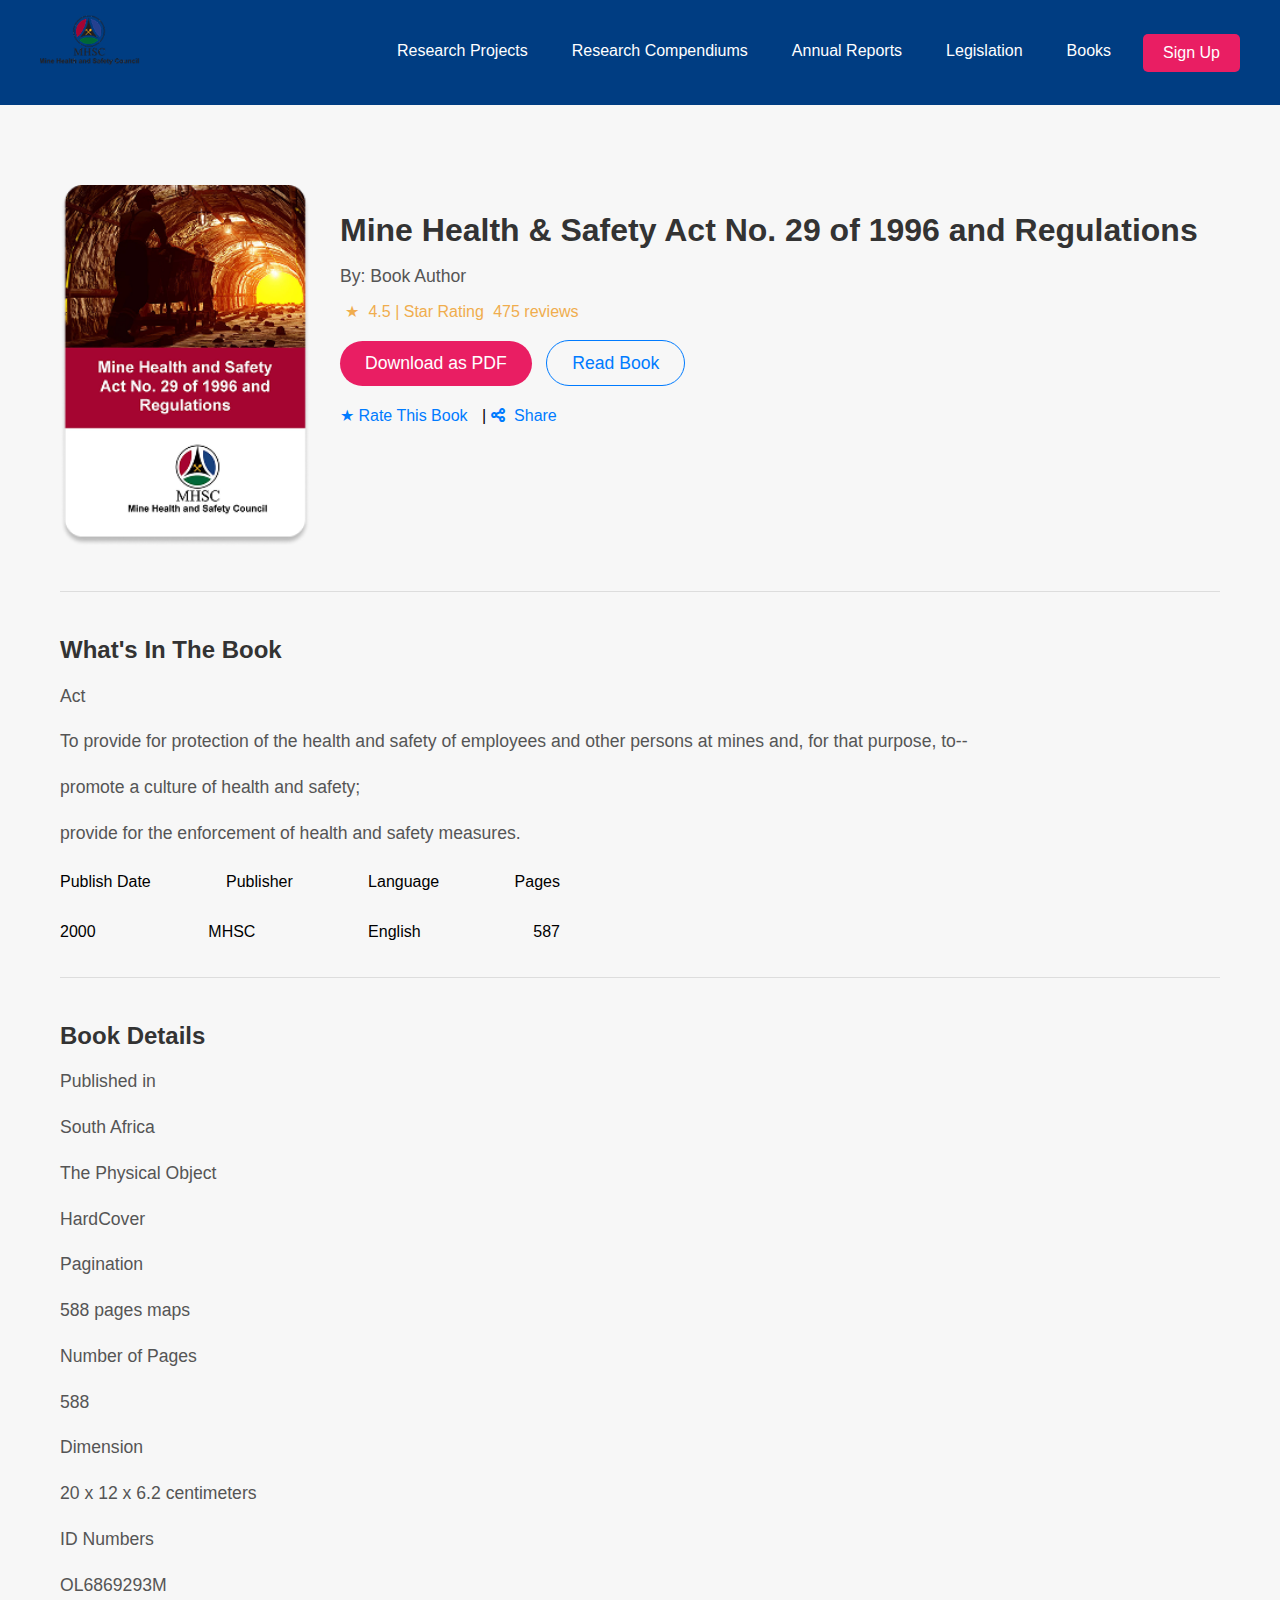
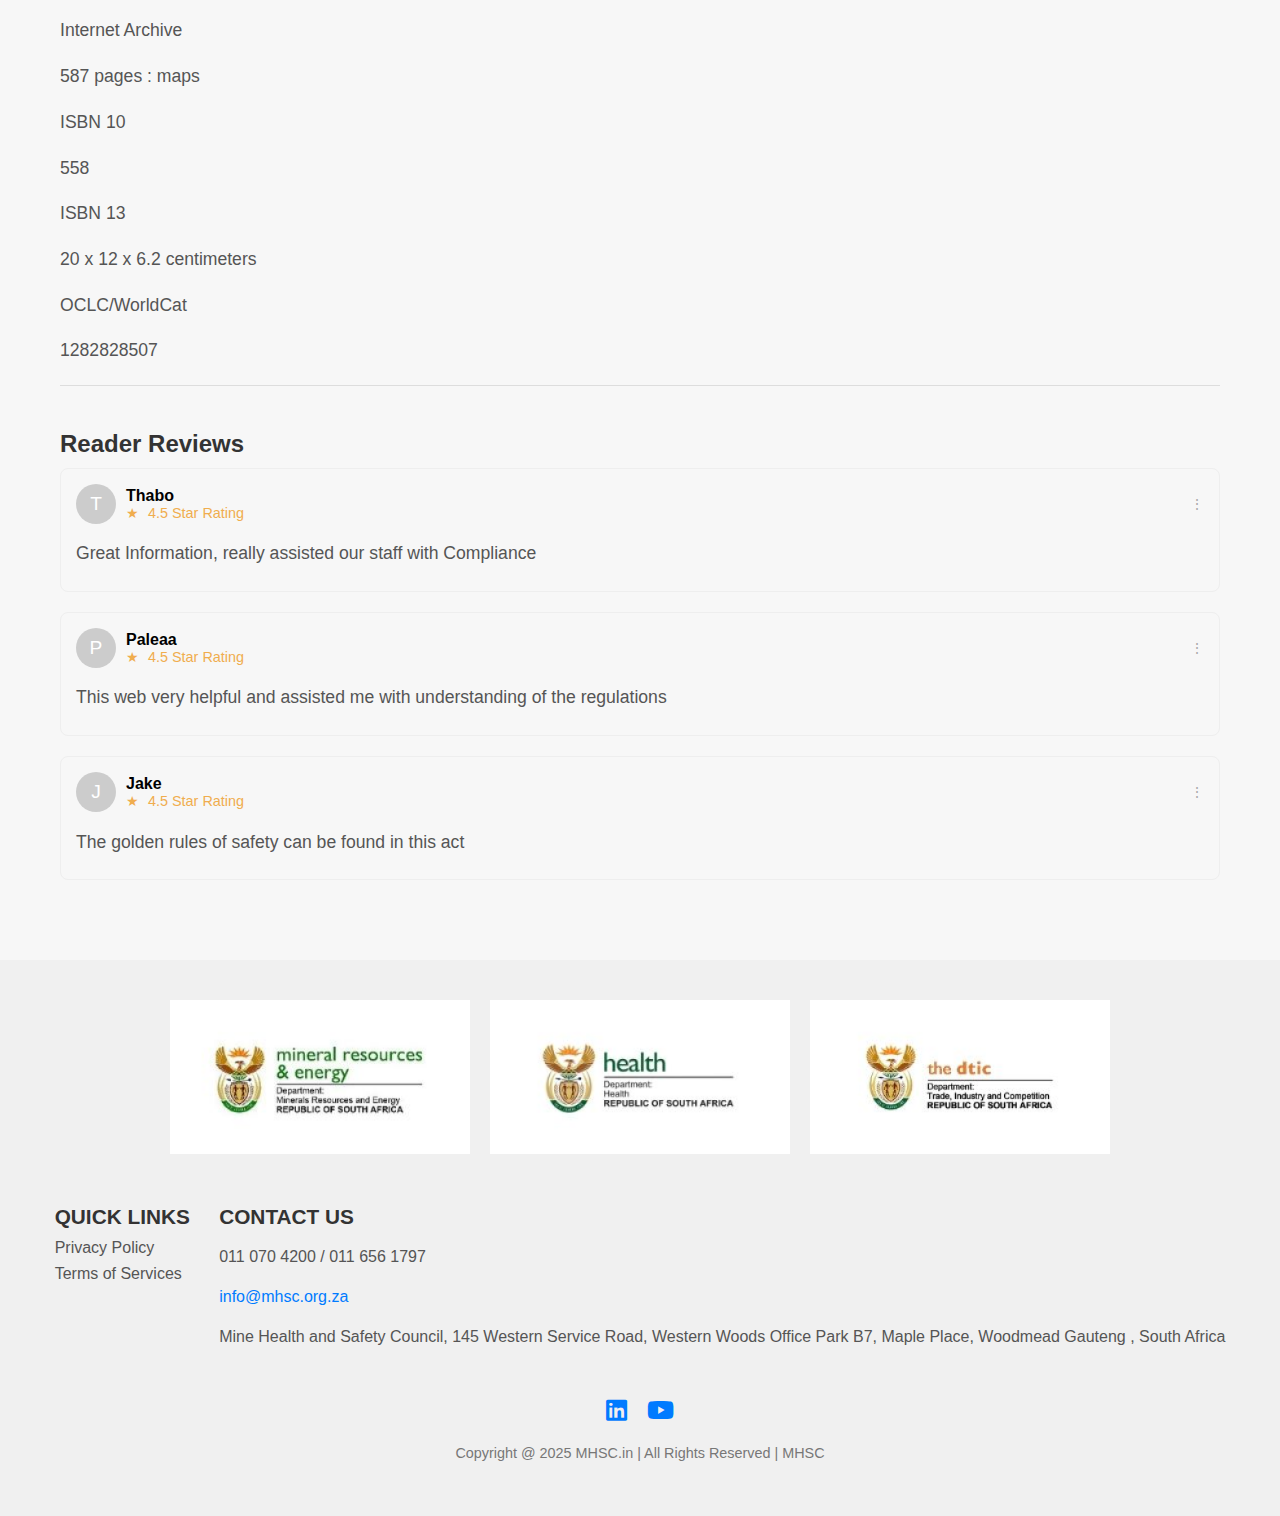
<file: book_details.html>
<!DOCTYPE html>
<html lang="en">
<head>
    <meta charset="UTF-8">
    <meta name="viewport" content="width=device-width, initial-scale=1.0">
    <title>Book Details</title>
    <link rel="stylesheet" href="style.css">
    <link rel="stylesheet" href="https://cdnjs.cloudflare.com/ajax/libs/font-awesome/6.0.0/css/all.min.css" integrity="sha512-9usAa10IRO0HhonpyAIVpjrylPvoDwiPUiKdWk5t3PyolY1cOd4DSE0Ga+ri4AuTroPR5aQvXU9xC6qOPnzFeg==" crossorigin="anonymous" referrerpolicy="no-referrer" />
</head>
<body>

   
    <header>
        <div class="header-content">
            <div class="logo">
                <a href="index.html"> <img src="images/logo.png" alt="MHSC Logo"></a>
            </div>
            <nav>
                <ul>
                    <li><a href="research.html">Research Projects </a></li>
                    <li><a href="compendiums.html">Research Compendiums </a></li>
                    <li><a href="annual_reports.html">Annual Reports</a></li>
                    <li><a href="legislation.html">Legislation </a></li>
                    <li><a href="books.html">Books </a></li>
                    <li class="home-login-button"> <a href="signup.html">Sign Up </a></li>
                </ul>
            </nav>

        </div>
    </header>

    <main class="main-content">
         <section class="book-details-section">
            <div class="book-details-container">
                <div class="book-image">
                    <img src="images/book.png" alt="Book Cover">
                </div>
                <div class="book-info">
                    <h2>Mine Health & Safety Act No. 29 of 1996 and Regulations</h2>
                    <p class="book-author">By: Book Author</p>
                    <div class="book-rating">
                        <span class="rating-star">★</span> 4.5 | Star Rating
                        <span>475 reviews</span>

                    </div>
                     <a href="files/Mine Health and Safety Act 29 of 1996 and Regulations Final Booklet.pdf" target="_blank" class="download-pdf">Download as PDF</a>
                     <!-- "Read Book" option with dropdown (To simplify, I'm only creating a button) -->
                    <a href="files/Mine Health and Safety Act 29 of 1996 and Regulations Final Booklet.pdf" class="read-book-button">Read Book</a>
                    <div class="share-book">
    <a href="#">★ Rate This Book</a>
    <span>|</span>

    <!-- This is the container for our dropdown -->
    <div class="share-dropdown-container">
        <!-- This is the button that will open the dropdown -->
        <a href="javascript:void(0);" id="share-btn">
            <i class="fas fa-share-alt"></i> Share
        </a>

        <!-- This is the dropdown menu, hidden by default -->
        <div class="share-options" id="share-options-menu">
            <a id="share-facebook" href="#" target="_blank">
                <i class="fab fa-facebook"></i> Facebook
            </a>
            <a id="share-twitter" href="#" target="_blank">
                <i class="fab fa-twitter"></i> Twitter (X)
            </a>
            <a id="share-email" href="#">
                <i class="fas fa-envelope"></i> Email
            </a>
            <button id="copy-link-btn">
                <i class="fas fa-copy"></i> Copy Link
            </button>
        </div>
    </div>
</div>
                </div>
            </div>

            <div class="book-description">
                <h3>What's In The Book</h3>
                <p>Act</p>
                <p>To provide for protection of the health and safety of employees and other persons at mines and, for that purpose, to--</p>
                <p>promote a culture of health and safety;</p>
                <p>provide for the enforcement of health and safety measures.</p>
            </div>
             <section class="labels">
                 <p>Publish Date</p>
                 <p>Publisher</p>
                 <p>Language</p>
                 <p>Pages</p>
             </section>
                 <section class="information">
                 <p>2000</p>
                 <p>MHSC</p>
                 <p>English</p>
                 <p>587</p>
             </section>

            <div class="book-details">
                <h3>Book Details</h3>
                <p>Published in</p>
                <p>South Africa</p>

                <p>The Physical Object</p>
                <p>HardCover</p>

                <p>Pagination</p>
                <p>588 pages maps</p>

                <p>Number of Pages</p>
                <p>588</p>

                <p>Dimension</p>
                <p>20 x 12 x 6.2 centimeters</p>

                <p>ID Numbers</p>
                <p>OL6869293M</p>

                <p>Internet Archive</p>
                <p>587 pages : maps</p>

                <p>ISBN 10</p>
                <p>558</p>

                <p>ISBN 13</p>
                 <p>20 x 12 x 6.2 centimeters</p>

                <p>OCLC/WorldCat</p>
                 <p>1282828507</p>
            </div>

            <div class="reader-reviews">
                <h3>Reader Reviews</h3>

               <div class="review-item">
                   <div class="reviewer-info">
                       <div class="reviewer-avatar">
                           <!-- Placeholder Avatar -->
                           <span>T</span>
                       </div>
                       <div class="reviewer-details">
                           <span class="reviewer-name">Thabo</span>
                           <div class="reviewer-rating">
                               <span class="rating-star">★</span> 4.5 Star Rating
                           </div>
                       </div>
                        <!-- Three-dot menu or other actions -->
                       <div class="review-actions">
                          ⋮
                       </div>
                   </div>

                   <p class="review-text">Great Information, really assisted our staff with Compliance</p>
                    <div class="review-tools">
                        
                    </div>
               </div>

                 <div class="review-item">
                   <div class="reviewer-info">
                       <div class="reviewer-avatar">
                           <!-- Placeholder Avatar -->
                           <span>P</span>
                       </div>
                       <div class="reviewer-details">
                           <span class="reviewer-name">Paleaa</span>
                           <div class="reviewer-rating">
                               <span class="rating-star">★</span> 4.5 Star Rating
                           </div>
                       </div>
                        <!-- Three-dot menu or other actions -->
                       <div class="review-actions">
                            ⋮
                       </div>
                   </div>

                   <p class="review-text">This web very helpful and assisted me with understanding of the regulations</p>
                    <div class="review-tools">
                        
                    </div>
               </div>

               <div class="review-item">
                   <div class="reviewer-info">
                       <div class="reviewer-avatar">
                           <!-- Placeholder Avatar -->
                           <span>J</span>
                       </div>
                       <div class="reviewer-details">
                           <span class="reviewer-name">Jake</span>
                           <div class="reviewer-rating">
                               <span class="rating-star">★</span> 4.5 Star Rating
                           </div>
                       </div>
                       <div class="review-actions">
                            ⋮
                       </div>
                       </div>

                   <p class="review-text">The golden rules of safety can be found in this act</p>
                   <div class="review-tools">
                        
                    </div>
               </div>

            </div>
        </section>
    </main>

    <footer>
        <div class="footer-content">
            <div class="footer-logos">
                <img src="images/mineralsDPT.png" alt="Mineral Resources">
                <img src="images/dptHealth.png" alt="Health">
                <img src="images/dticLogo.png" alt="DTIC">
            </div>
            <div class="footer-links">
                <div class="quick-links">
                    <h3>QUICK LINKS</h3>
                    <ul>
                        <li><a href="#">Privacy Policy</a></li>
                        <li><a href="#">Terms of Services</a></li>
                    </ul>
                </div>
                <div class="contact-us">
                    <h3>CONTACT US</h3>
                    <p>011 070 4200 / 011 656 1797</p>
                    <p><a href="mailto:info@mhsc.org.za">info@mhsc.org.za</a></p>
                    <p>Mine Health and Safety Council, 145 Western Service Road, Western Woods Office Park B7, Maple Place, Woodmead Gauteng , South Africa</p>
                </div>
            </div>
            <div class="footer-social">
                <a href="https://za.linkedin.com/company/mine-health-and-safety-council" target="_blank"><i class="fab fa-linkedin"></i></a>
                <a href="https://www.youtube.com/@minehealthandsafetycouncil6819" target="_blank"><i class="fab fa-youtube"></i></a>
            </div>
            <div class="copyright">
                <p>Copyright @ 2025 MHSC.in | All Rights Reserved | MHSC</p>
            </div>
        </div>
    </footer>

<!-- START: JavaScript for Share Functionality -->
    <script>
    document.addEventListener('DOMContentLoaded', function() {
        // --- Elements ---
        const shareBtn = document.getElementById('share-btn');
        const shareOptions = document.getElementById('share-options-menu');
        const copyLinkBtn = document.getElementById('copy-link-btn');
        
        // --- URLs and Text ---
        // Dynamically get the current page's URL
        const pageUrl = window.location.href;
        const pageTitle = document.title;
        const shareText = `Check out this book: ${pageTitle}`;

        // --- Set Share Links ---
        // Use encodeURIComponent to make sure the URL is properly formatted
        document.getElementById('share-facebook').href = `https://www.facebook.com/sharer/sharer.php?u=${encodeURIComponent(pageUrl)}`;
        document.getElementById('share-twitter').href = `https://twitter.com/intent/tweet?url=${encodeURIComponent(pageUrl)}&text=${encodeURIComponent(shareText)}`;
        document.getElementById('share-email').href = `mailto:?subject=${encodeURIComponent(shareText)}&body=I found this interesting and thought you might like it: ${encodeURIComponent(pageUrl)}`;

        // --- Event Listeners ---
        
        // 1. Toggle dropdown menu when share button is clicked
        shareBtn.addEventListener('click', () => {
            shareOptions.classList.toggle('show');
        });

        // 2. "Copy Link" button functionality
        copyLinkBtn.addEventListener('click', () => {
            // Use the modern navigator.clipboard API
            navigator.clipboard.writeText(pageUrl).then(() => {
                // Provide feedback to the user
                const originalText = copyLinkBtn.innerHTML;
                copyLinkBtn.innerHTML = 'Copied!';
                setTimeout(() => {
                    copyLinkBtn.innerHTML = originalText;
                }, 2000); // Revert back after 2 seconds
            }).catch(err => {
                console.error('Failed to copy: ', err);
                alert('Failed to copy link.');
            });
        });

        // 3. Close the dropdown if the user clicks outside of it
        window.addEventListener('click', function(event) {
            // Check if the click was outside the share container
            if (!event.target.closest('.share-dropdown-container')) {
                if (shareOptions.classList.contains('show')) {
                    shareOptions.classList.remove('show');
                }
            }
        });
    });
    </script>
    <!-- END: JavaScript for Share Functionality -->

</body>
</body>
</html>
</file>
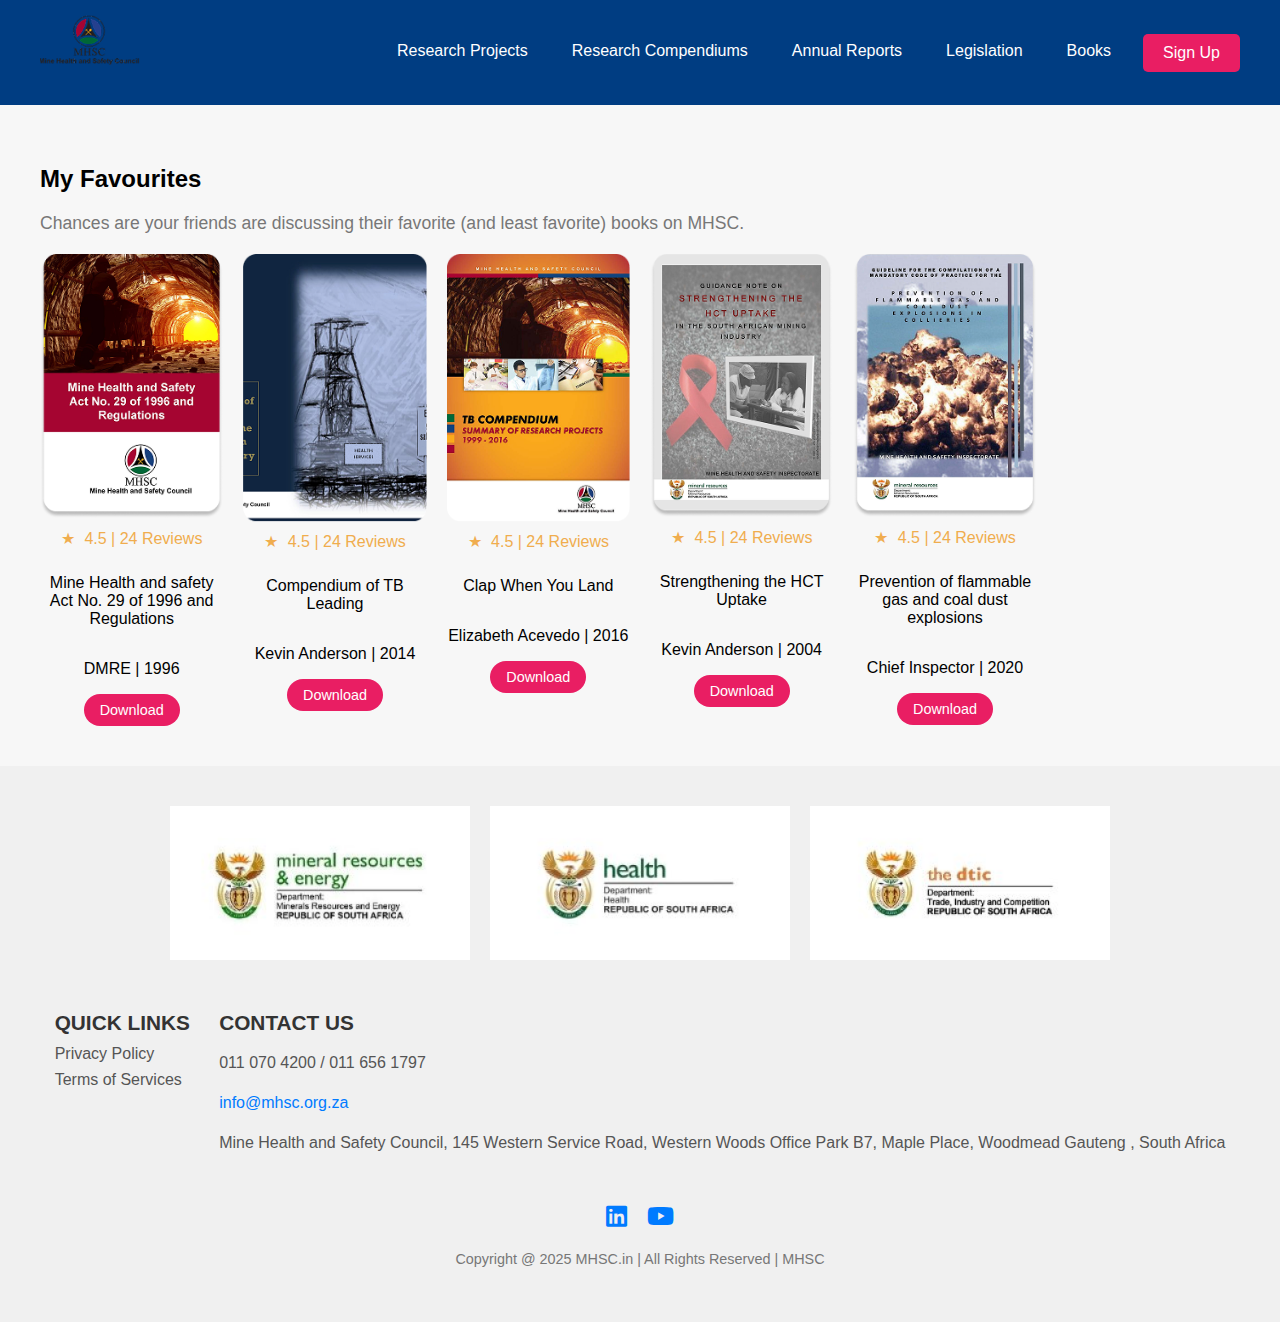
<file: favorites.html>
<!DOCTYPE html>
<html lang="en">
<head>
    <meta charset="UTF-8">
    <meta name="viewport" content="width=device-width, initial-scale=1.0">
    <title>My Favourites</title>
    <link rel="stylesheet" href="style.css">
    <link rel="stylesheet" href="https://cdnjs.cloudflare.com/ajax/libs/font-awesome/6.0.0/css/all.min.css" integrity="sha512-9usAa10IRO0HhonpyAIVpjrylPvoDwiPUiKdWk5t3PyolY1cOd4DSE0Ga+ri4AuTroPR5aQvXU9xC6qOPnzFeg==" crossorigin="anonymous" referrerpolicy="no-referrer" />
</head>
<body>

    <header>
        <div class="header-content">
            <div class="logo">
                <a href="index.html"> <img src="images/logo.png" alt="MHSC Logo"></a>
            </div>
            <nav>
                <ul>
                    <li><a href="research.html">Research Projects </a></li>
                    <li><a href="compendiums.html">Research Compendiums </a></li>
                    <li><a href="annual_reports.html">Annual Reports</a></li>
                    <li><a href="legislation.html">Legislation </a></li>
                    <li><a href="books.html">Books </a></li>
                    <li class="home-login-button"> <a href="signup.html">Sign Up </a></li>
                </ul>
            </nav>

        </div>
    </header>


    <main class="main-content">
       <section class="my-favourites-section">
        <div class="my-favourites-header">
            <h2>My Favourites</h2>
        </div>
        <p class="category-description">Chances are your friends are discussing their favorite (and least favorite) books on MHSC.</p>
        <div class="book-grid">

            <!-- Book Item 1 -->
            <div class="book-item">
                <img src="images/book.png" alt="Book Cover" class="book-cover">
                <div class="book-rating">
                    <span class="rating-star">★</span> 4.5 | 24 Reviews
                </div>
                <p class="book-title">Mine Health and safety Act No. 29 of 1996 and Regulations</p>
                <p class="book-author">DMRE | 1996</p>
                <a href="files/Mine Health and Safety Act 29 of 1996 and Regulations Final Booklet.pdf" class="download-link">Download</a>
            </div>
            <!-- Book Item 2 -->
            <div class="book-item">
                <img src="images/book2.png" alt="Book Cover" class="book-cover">
                <div class="book-rating">
                    <span class="rating-star">★</span> 4.5 | 24 Reviews
                </div>
                <p class="book-title"> Compendium of TB Leading</p>
                <p class="book-author">Kevin Anderson | 2014</p>
                <a href="files/Compendium-of-TB-Leading-Practices.pdf" class="download-link">Download</a>
            </div>
              <!-- Book Item 3 -->
              <div class="book-item">
                <img src="images/book3.png" alt="Book Cover" class="book-cover">
                <div class="book-rating">
                    <span class="rating-star">★</span> 4.5 | 24 Reviews
                </div>
                 <p class="book-title">Clap When You Land</p>
                <p class="book-author">Elizabeth Acevedo | 2016</p>
                <a href="#" class="download-link">Download</a>
            </div>
              <!-- Book Item 4 -->
              <div class="book-item">
                <img src="images/book4.png" alt="Book Cover" class="book-cover">
                <div class="book-rating">
                    <span class="rating-star">★</span> 4.5 | 24 Reviews
                </div>
                <p class="book-title">Strengthening the HCT Uptake</p>
                <p class="book-author">Kevin Anderson | 2004</p>
                <a href="files/Medico Guideline.pdf" class="download-link">Download</a>
            </div>
              <!-- Book Item 5 -->
              <div class="book-item">
                <img src="images/book5.png" alt="Book Cover" class="book-cover">
                <div class="book-rating">
                    <span class="rating-star">★</span> 4.5 | 24 Reviews
                </div>
                 <p class="book-title">Prevention of flammable gas and coal dust explosions</p>
                <p class="book-author">Chief Inspector | 2020</p>
                <a href="files/Prevention of flammable gas and coal dust explosions in collieries_Distribute.pdf" class="download-link">Download</a>
            


            <!-- Add more book items here -->

        </div>
    </section>

    </main>

    <footer>
        <div class="footer-content">
            <div class="footer-logos">
                <img src="images/mineralsDPT.png" alt="Mineral Resources">
                <img src="images/dptHealth.png" alt="Health">
                <img src="images/dticLogo.png" alt="DTIC">
            </div>
            <div class="footer-links">
                <div class="quick-links">
                    <h3>QUICK LINKS</h3>
                    <ul>
                        <li><a href="#">Privacy Policy</a></li>
                        <li><a href="#">Terms of Services</a></li>
                    </ul>
                </div>
                <div class="contact-us">
                    <h3>CONTACT US</h3>
                    <p>011 070 4200 / 011 656 1797</p>
                    <p><a href="mailto:info@mhsc.org.za">info@mhsc.org.za</a></p>
                    <p>Mine Health and Safety Council, 145 Western Service Road, Western Woods Office Park B7, Maple Place, Woodmead Gauteng , South Africa</p>
                </div>
            </div>
            <div class="footer-social">
                <a href="https://za.linkedin.com/company/mine-health-and-safety-council" target="_blank"><i class="fab fa-linkedin"></i></a>
                <a href="https://www.youtube.com/@minehealthandsafetycouncil6819" target="_blank"><i class="fab fa-youtube"></i></a>
            </div>
            <div class="copyright">
                <p>Copyright @ 2025 MHSC.in | All Rights Reserved | MHSC</p>
            </div>
        </div>
    </footer>

</body>
</html>
</file>
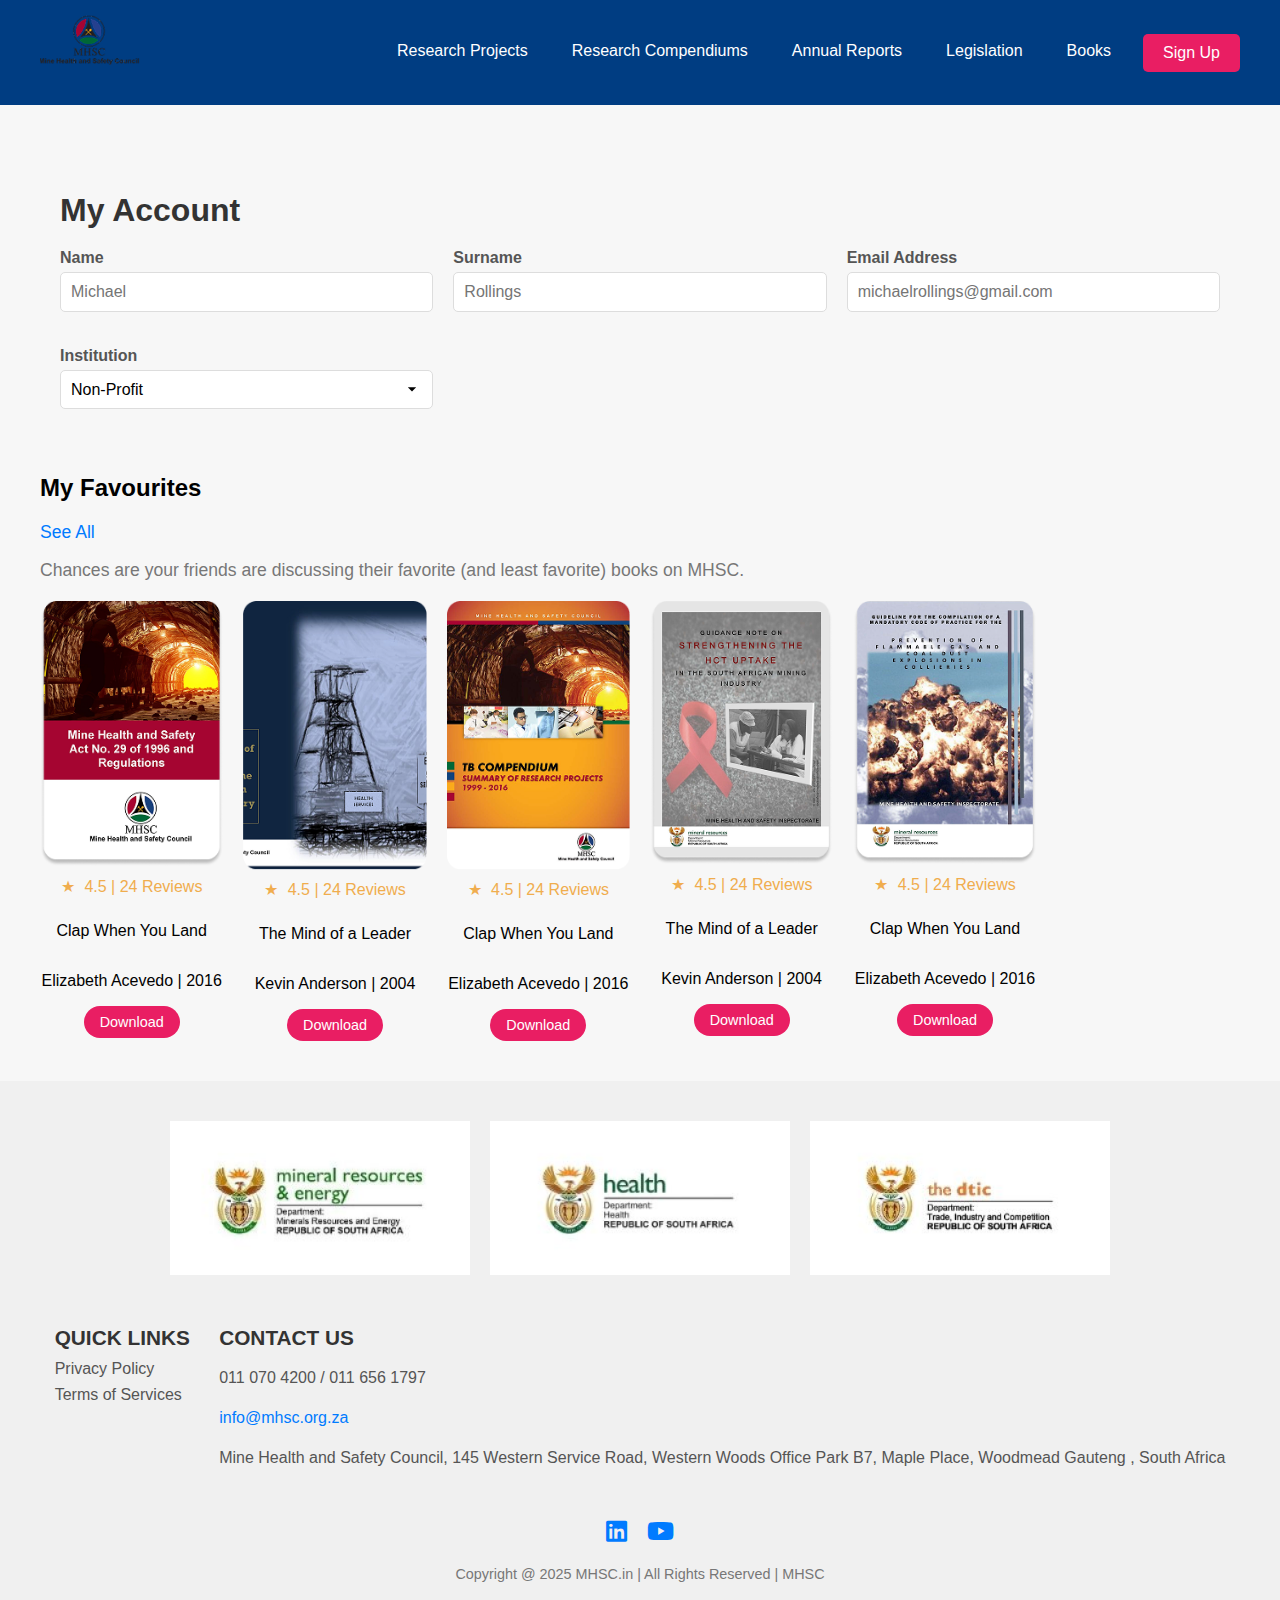
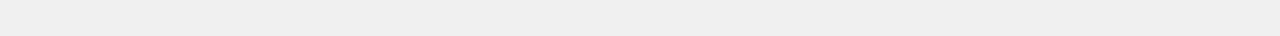
<file: myaccount.html>
<!DOCTYPE html>
<html lang="en">
<head>
    <meta charset="UTF-8">
    <meta name="viewport" content="width=device-width, initial-scale=1.0">
    <title>My Account</title>
    <link rel="stylesheet" href="style.css">
    <link rel="stylesheet" href="https://cdnjs.cloudflare.com/ajax/libs/font-awesome/6.0.0/css/all.min.css" integrity="sha512-9usAa10IRO0HhonpyAIVpjrylPvoDwiPUiKdWk5t3PyolY1cOd4DSE0Ga+ri4AuTroPR5aQvXU9xC6qOPnzFeg==" crossorigin="anonymous" referrerpolicy="no-referrer" />
</head>
<body>

    <header>
        <div class="header-content">
            <div class="logo">
                <a href="index.html"> <img src="images/logo.png" alt="MHSC Logo"></a>
            </div>
            <nav>
                <ul>
                    <li><a href="research.html">Research Projects </a></li>
                    <li><a href="compendiums.html">Research Compendiums </a></li>
                    <li><a href="annual_reports.html">Annual Reports</a></li>
                    <li><a href="legislation.html">Legislation </a></li>
                    <li><a href="books.html">Books </a></li>
                    <li class="home-login-button"> <a href="signup.html">Sign Up </a></li>
                </ul>
            </nav>

        </div>
    </header>


    <main class="main-content">
         <section class="my-account-section">
            <h2>My Account</h2>
            <div class="account-form">
                <div class="form-group">
                    <label for="name">Name</label>
                    <input type="text" id="name" name="name" placeholder="Michael">
                </div>
                <div class="form-group">
                    <label for="surname">Surname</label>
                    <input type="text" id="surname" name="surname" placeholder="Rollings">
                </div>
                <div class="form-group">
                    <label for="email">Email Address</label>
                    <input type="email" id="email" name="email" placeholder="michaelrollings@gmail.com">
                </div>
                <div class="form-group">
                    <label for="institution">Institution</label>
                    <select id="institution" name="institution">
                        <option value="non-profit">Non-Profit</option>
                        <!-- Add more options as needed -->
                    </select>
                </div>
            </div>
        </section>
       <section class="my-favourites-section">
        <div class="my-favourites-header">
           <h2>My Favourites</h2>
           <a href="#" class="see-all-link">See All</a>
        </div>
        <p class="category-description">Chances are your friends are discussing their favorite (and least favorite) books on MHSC.</p>
        <div class="book-grid">

            <!-- Book Item 1 -->
            <div class="book-item">
                <img src="images/book.png" alt="Book Cover" class="book-cover">
                <div class="book-rating">
                    <span class="rating-star">★</span> 4.5 | 24 Reviews
                </div>
                <p class="book-title">Clap When You Land</p>
                <p class="book-author">Elizabeth Acevedo | 2016</p>
                <a href="#" class="download-link">Download</a>
            </div>
            <!-- Book Item 2 -->
            <div class="book-item">
                <img src="images/book2.png" alt="Book Cover" class="book-cover">
                <div class="book-rating">
                    <span class="rating-star">★</span> 4.5 | 24 Reviews
                </div>
                <p class="book-title">The Mind of a Leader</p>
                <p class="book-author">Kevin Anderson | 2004</p>
                <a href="#" class="download-link">Download</a>
            </div>
              <!-- Book Item 3 -->
              <div class="book-item">
                <img src="images/book3.png" alt="Book Cover" class="book-cover">
                <div class="book-rating">
                    <span class="rating-star">★</span> 4.5 | 24 Reviews
                </div>
                 <p class="book-title">Clap When You Land</p>
                <p class="book-author">Elizabeth Acevedo | 2016</p>
                <a href="#" class="download-link">Download</a>
            </div>
              <!-- Book Item 4 -->
              <div class="book-item">
                <img src="images/book4.png" alt="Book Cover" class="book-cover">
                <div class="book-rating">
                    <span class="rating-star">★</span> 4.5 | 24 Reviews
                </div>
                <p class="book-title">The Mind of a Leader</p>
                <p class="book-author">Kevin Anderson | 2004</p>
                <a href="#" class="download-link">Download</a>
            </div>
              <!-- Book Item 5 -->
              <div class="book-item">
                <img src="images/book5.png" alt="Book Cover" class="book-cover">
                <div class="book-rating">
                    <span class="rating-star">★</span> 4.5 | 24 Reviews
                </div>
                 <p class="book-title">Clap When You Land</p>
                <p class="book-author">Elizabeth Acevedo | 2016</p>
                <a href="#" class="download-link">Download</a>
            </div>
             

            <!-- Add more book items here -->

        </div>
    </section>

    </main>

    <footer>
        <div class="footer-content">
            <div class="footer-logos">
                <img src="images/mineralsDPT.png" alt="Mineral Resources">
                <img src="images/dptHealth.png" alt="Health">
                <img src="images/dticLogo.png" alt="DTIC">
            </div>
            <div class="footer-links">
                <div class="quick-links">
                    <h3>QUICK LINKS</h3>
                    <ul>
                        <li><a href="#">Privacy Policy</a></li>
                        <li><a href="#">Terms of Services</a></li>
                    </ul>
                </div>
                <div class="contact-us">
                    <h3>CONTACT US</h3>
                    <p>011 070 4200 / 011 656 1797</p>
                    <p><a href="mailto:info@mhsc.org.za">info@mhsc.org.za</a></p>
                    <p>Mine Health and Safety Council, 145 Western Service Road, Western Woods Office Park B7, Maple Place, Woodmead Gauteng , South Africa</p>
                </div>
            </div>
            <div class="footer-social">
                <a href="https://za.linkedin.com/company/mine-health-and-safety-council" target="_blank"><i class="fab fa-linkedin"></i></a>
                <a href="https://www.youtube.com/@minehealthandsafetycouncil6819" target="_blank"><i class="fab fa-youtube"></i></a>
            </div>
            <div class="copyright">
                <p>Copyright @ 2025 MHSC.in | All Rights Reserved | MHSC</p>
            </div>
        </div>
    </footer>

</body>
</html>
</file>
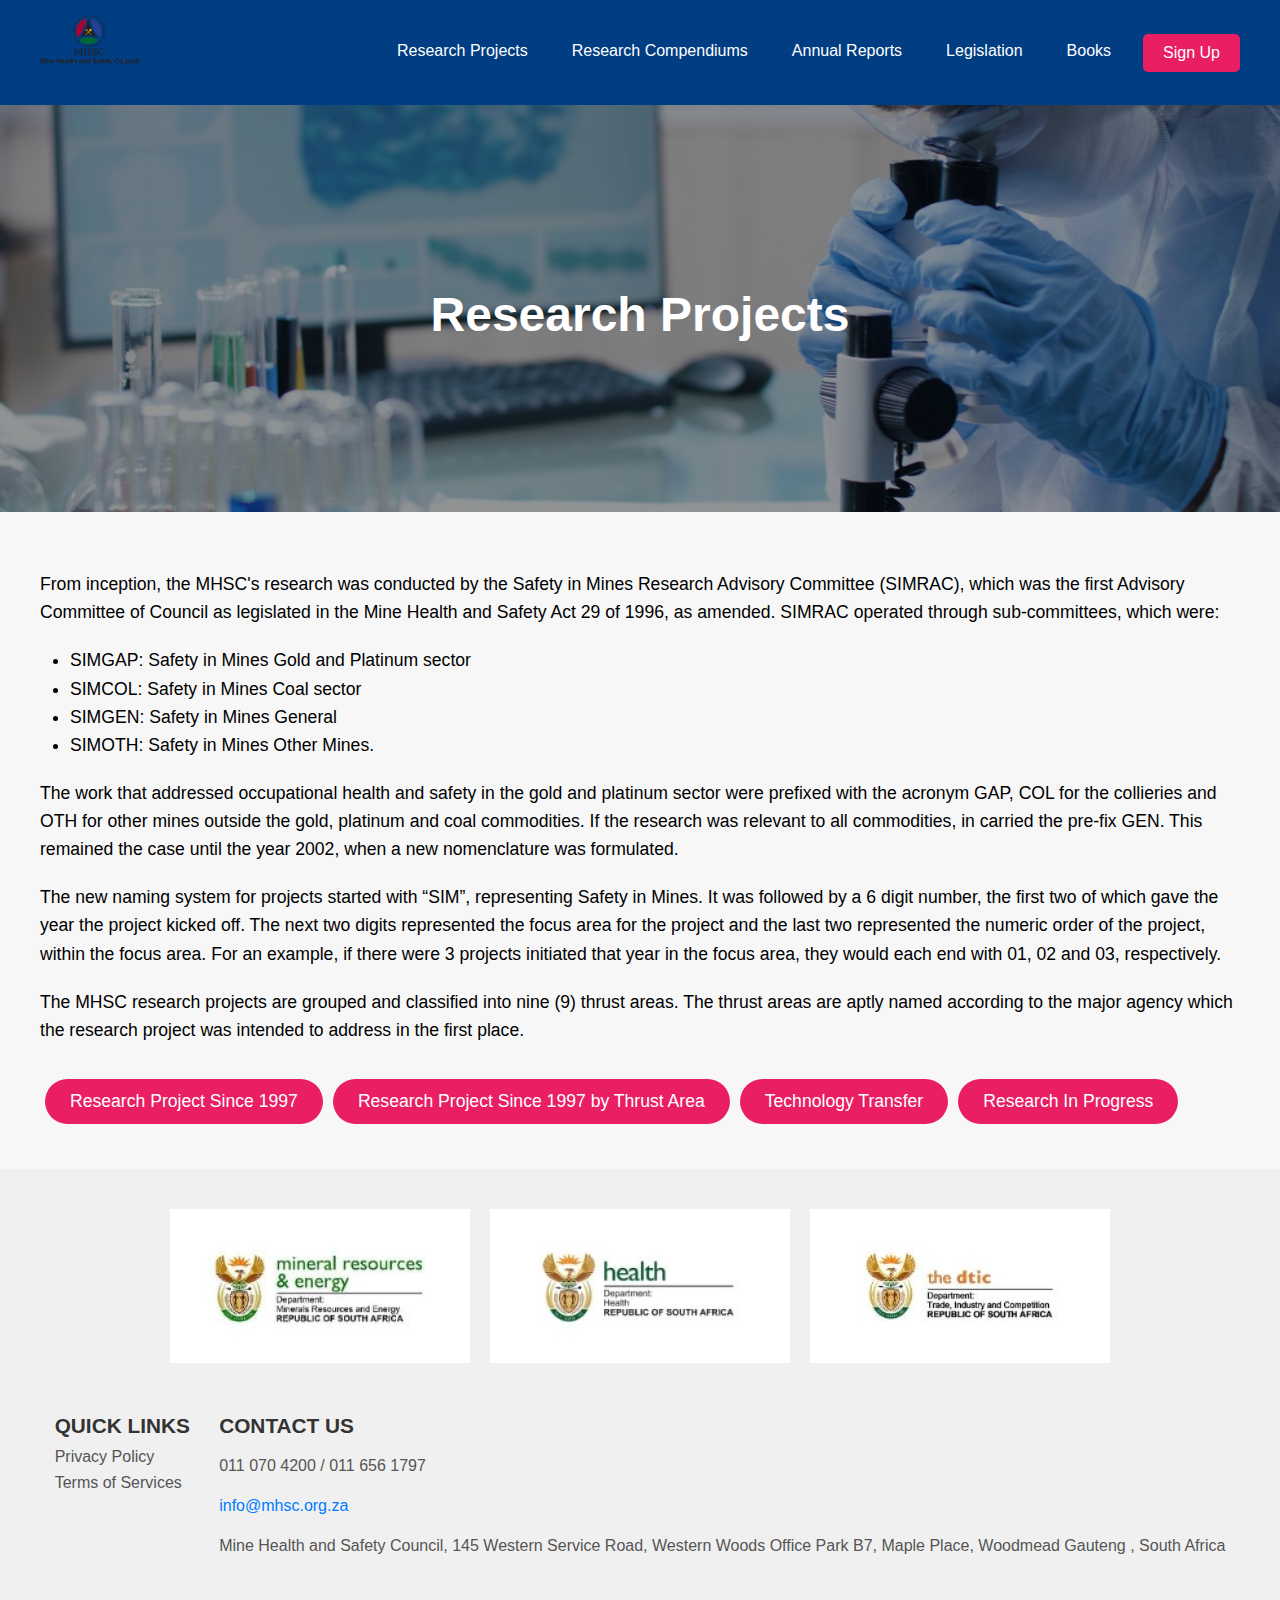
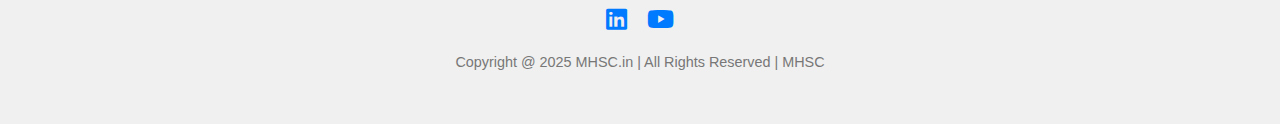
<file: research.html>
<!DOCTYPE html>
<html lang="en">
<head>
    <meta charset="UTF-8">
    <meta name="viewport" content="width=device-width, initial-scale=1.0">
    <title>Research Projects</title>
    <link rel="stylesheet" href="style.css">
    <link rel="stylesheet" href="https://cdnjs.cloudflare.com/ajax/libs/font-awesome/6.0.0/css/all.min.css" integrity="sha512-9usAa10IRO0HhonpyAIVpjrylPvoDwiPUiKdWk5t3PyolY1cOd4DSE0Ga+ri4AuTroPR5aQvXU9xC6qOPnzFeg==" crossorigin="anonymous" referrerpolicy="no-referrer" />

</head>
<body>
    <header>
        <div class="header-content">
            <div class="logo">
                <a href="index.html"> <img src="images/logo.png" alt="MHSC Logo"></a>
            </div>
            <nav>
                <ul>
                    <li><a href="research.html">Research Projects </a></li>
                    <li><a href="compendiums.html">Research Compendiums </a></li>
                    <li><a href="annual_reports.html">Annual Reports</a></li>
                    <li><a href="legislation.html">Legislation </a></li>
                    <li><a href="books.html">Books </a></li>
                    <li class="home-login-button"> <a href="signup.html">Sign Up </a></li>
                </ul>
            </nav>

        </div>
    </header>

    <section class="hero-section">
        <div class="hero-content">
            <h1>Research Projects</h1>
            <p></p>
        </div>
    </section>

    <main class="main-content">
        <section class="text-section">
            <p>From inception, the MHSC's research was conducted by the Safety in Mines Research Advisory Committee (SIMRAC), which was the first Advisory Committee of Council as legislated in the Mine Health and Safety Act 29 of 1996, as amended. SIMRAC operated through sub-committees, which were:</p>
            <ul>
                <li>SIMGAP: Safety in Mines Gold and Platinum sector</li>
                <li>SIMCOL: Safety in Mines Coal sector</li>
                <li>SIMGEN: Safety in Mines General</li>
                <li>SIMOTH: Safety in Mines Other Mines.</li>
            </ul>
            <p>The work that addressed occupational health and safety in the gold and platinum sector were prefixed with the acronym GAP, COL for the collieries and OTH for other mines outside the gold, platinum and coal commodities. If the research was relevant to all commodities, in carried the pre-fix GEN. This remained the case until the year 2002, when a new nomenclature was formulated.</p>
            <p>The new naming system for projects started with “SIM”, representing Safety in Mines. It was followed by a 6 digit number, the first two of which gave the year the project kicked off. The next two digits represented the focus area for the project and the last two represented the numeric order of the project, within the focus area. For an example, if there were 3 projects initiated that year in the focus area, they would each end with 01, 02 and 03, respectively.</p>
            <p>The MHSC research projects are grouped and classified into nine (9) thrust areas. The thrust areas are aptly named according to the major agency which the research project was intended to address in the first place.</p>
        </section>

        <section class="button-links">
            <a href="#" class="button-link">Research Project Since 1997</a>
            <a href="#" class="button-link">Research Project Since 1997 by Thrust Area</a>
            <a href="#" class="button-link">Technology Transfer</a>
            <a href="#" class="button-link">Research In Progress</a>
        </section>
    </main>

    <footer>
        <div class="footer-content">
            <div class="footer-logos">
                <img src="images/mineralsDPT.png" alt="Mineral Resources">
                <img src="images/dptHealth.png" alt="Health">
                <img src="images/dticLogo.png" alt="DTIC">
            </div>
            <div class="footer-links">
                <div class="quick-links">
                    <h3>QUICK LINKS</h3>
                    <ul>
                        <li><a href="#">Privacy Policy</a></li>
                        <li><a href="#">Terms of Services</a></li>
                    </ul>
                </div>
                <div class="contact-us">
                    <h3>CONTACT US</h3>
                    <p>011 070 4200 / 011 656 1797</p>
                    <p><a href="mailto:info@mhsc.org.za">info@mhsc.org.za</a></p>
                    <p>Mine Health and Safety Council, 145 Western Service Road, Western Woods Office Park B7, Maple Place, Woodmead Gauteng , South Africa</p>
                </div>
            </div>
            <div class="footer-social">
                <a href="https://za.linkedin.com/company/mine-health-and-safety-council" target="_blank"><i class="fab fa-linkedin"></i></a>
                <a href="https://www.youtube.com/@minehealthandsafetycouncil6819" target="_blank"><i class="fab fa-youtube"></i></a>
            </div>
            <div class="copyright">
                <p>Copyright @ 2025 MHSC.in | All Rights Reserved | MHSC</p>
            </div>
        </div>
    </footer>
</body>
</html>
</file>
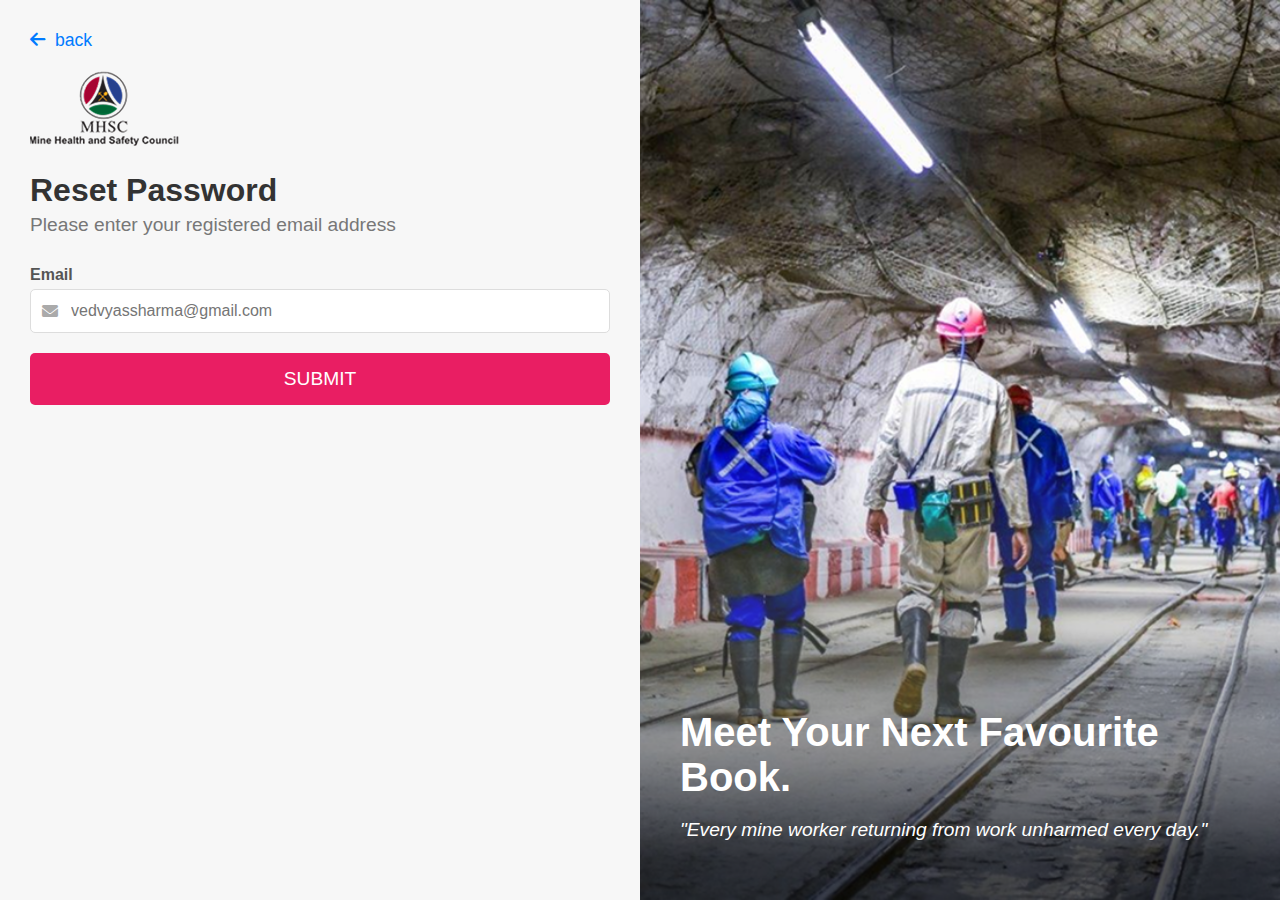
<file: reset_password.html>
<!DOCTYPE html>
<html lang="en">
<head>
    <meta charset="UTF-8">
    <meta name="viewport" content="width=device-width, initial-scale=1.0">
    <title>Reset Password</title>
    <link rel="stylesheet" href="style.css">
    <link rel="stylesheet" href="https://cdnjs.cloudflare.com/ajax/libs/font-awesome/6.0.0/css/all.min.css" integrity="sha512-9usAa10IRO0HhonpyAIVpjrylPvoDwiPUiKdWk5t3PyolY1cOd4DSE0Ga+ri4AuTroPR5aQvXU9xC6qOPnzFeg==" crossorigin="anonymous" referrerpolicy="no-referrer" />
</head>
<body>
    <div class="container">
        <div class="form-section">
            <a href="#" class="back-link"><i class="fas fa-arrow-left"></i> back</a>
            <div class="logo">
                <img src="images/logo.png" alt="MHSC Logo">
            </div>
            <div class="reset-password-header">
                <h1>Reset Password</h1>
                <p>Please enter your registered email address</p>
            </div>
            <form id="reset-password-form">
                <div class="form-group">
                    <label for="email">Email</label>
                       <div class="input-with-icon">
                         <i class="fas fa-envelope"></i>
                         <input type="email" id="email" name="email" placeholder="vedvyassharma@gmail.com">
                    </div>
                </div>
                <button type="submit" class="signup-button">SUBMIT</button>
            </form>
        </div>
        <div class="image-section">
            <img src="images/miners.png" alt="Mining" class="mining-image">
            <div class="overlay-text">
                <h1>Meet Your Next Favourite Book.</h1>
                <p>"Every mine worker returning from work unharmed every day."</p>
            </div>
        </div>
    </div>
</body>
</html>
</file>
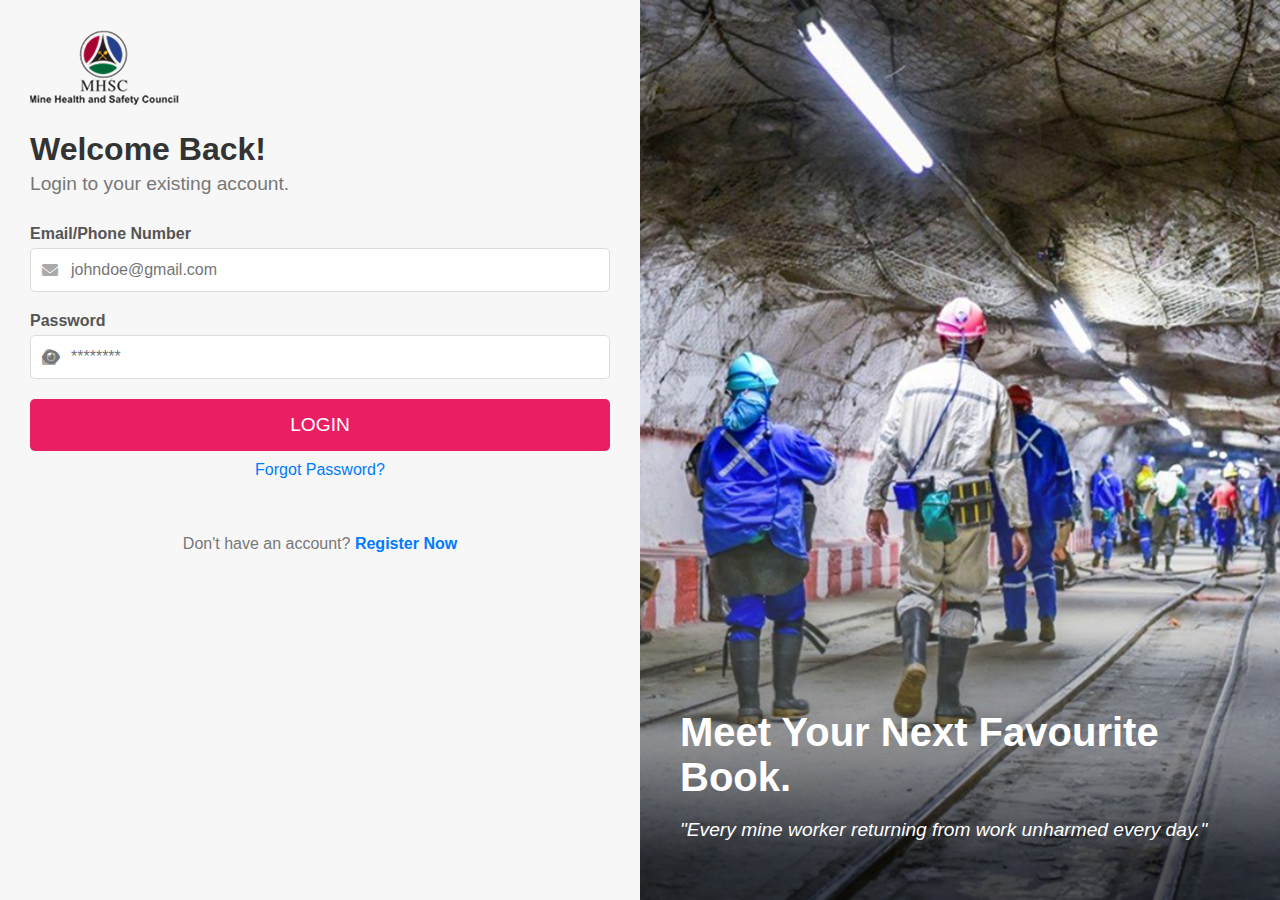
<file: signin.html>
<!DOCTYPE html>
<html lang="en">
<head>
    <meta charset="UTF-8">
    <meta name="viewport" content="width=device-width, initial-scale=1.0">
    <title>Sign In</title>
    <link rel="stylesheet" href="style.css">
    <link rel="stylesheet" href="https://cdnjs.cloudflare.com/ajax/libs/font-awesome/6.0.0/css/all.min.css" integrity="sha512-9usAa10IRO0HhonpyAIVpjrylPvoDwiPUiKdWk5t3PyolY1cOd4DSE0Ga+ri4AuTroPR5aQvXU9xC6qOPnzFeg==" crossorigin="anonymous" referrerpolicy="no-referrer" />
</head>
<body>
    <div class="container">
        <div class="form-section">
            <div class="logo">
                <img src="images/logo.png" alt="MHSC Logo">
            </div>
            <div class="login-header">
                <h1>Welcome Back!</h1>
                <p>Login to your existing account.</p>
            </div>
            <form id="signin-form">
                <div class="form-group">
                    <label for="email">Email/Phone Number</label>
                       <div class="input-with-icon">
                         <i class="fas fa-envelope"></i>
                         <input type="email" id="email" name="email" placeholder="johndoe@gmail.com">
                    </div>
                </div>
                <div class="form-group">
                    <label for="password">Password</label>
                        <div class="input-with-icon">
                         <i class="fas fa-lock"></i>
                         <input type="password" id="password" name="password" placeholder="********">
                         <i class="fas fa-eye toggle-password"></i>
                    </div>
                </div>
                <button type="submit" class="login-button">LOGIN</button>

                <div class="forgot-password">
                    <a href="#">Forgot Password?</a>
                </div>
            </form>
            <div class="register-link">
                <p>Don't have an account? <a href="#">Register Now</a></p>
            </div>
        </div>
        <div class="image-section">
            <img src="images/miners.png" alt="Miners" class="miners-image">
            <div class="overlay-text">
                <h1>Meet Your Next Favourite Book.</h1>
                <p>"Every mine worker returning from work unharmed every day."</p>
            </div>
        </div>
    </div>

    <script>
        document.addEventListener("DOMContentLoaded", function() {
            const togglePasswordButtons = document.querySelectorAll(".toggle-password");

            togglePasswordButtons.forEach(button => {
                button.addEventListener("click", function() {
                    const inputField = this.parentElement.querySelector("input");
                    const type = inputField.getAttribute("type") === "password" ? "text" : "password";
                    inputField.setAttribute("type", type);
                    this.classList.toggle("fa-eye");
                    this.classList.toggle("fa-eye-slash");

                });
            });
        });
    </script>

</body>
</html>
</file>
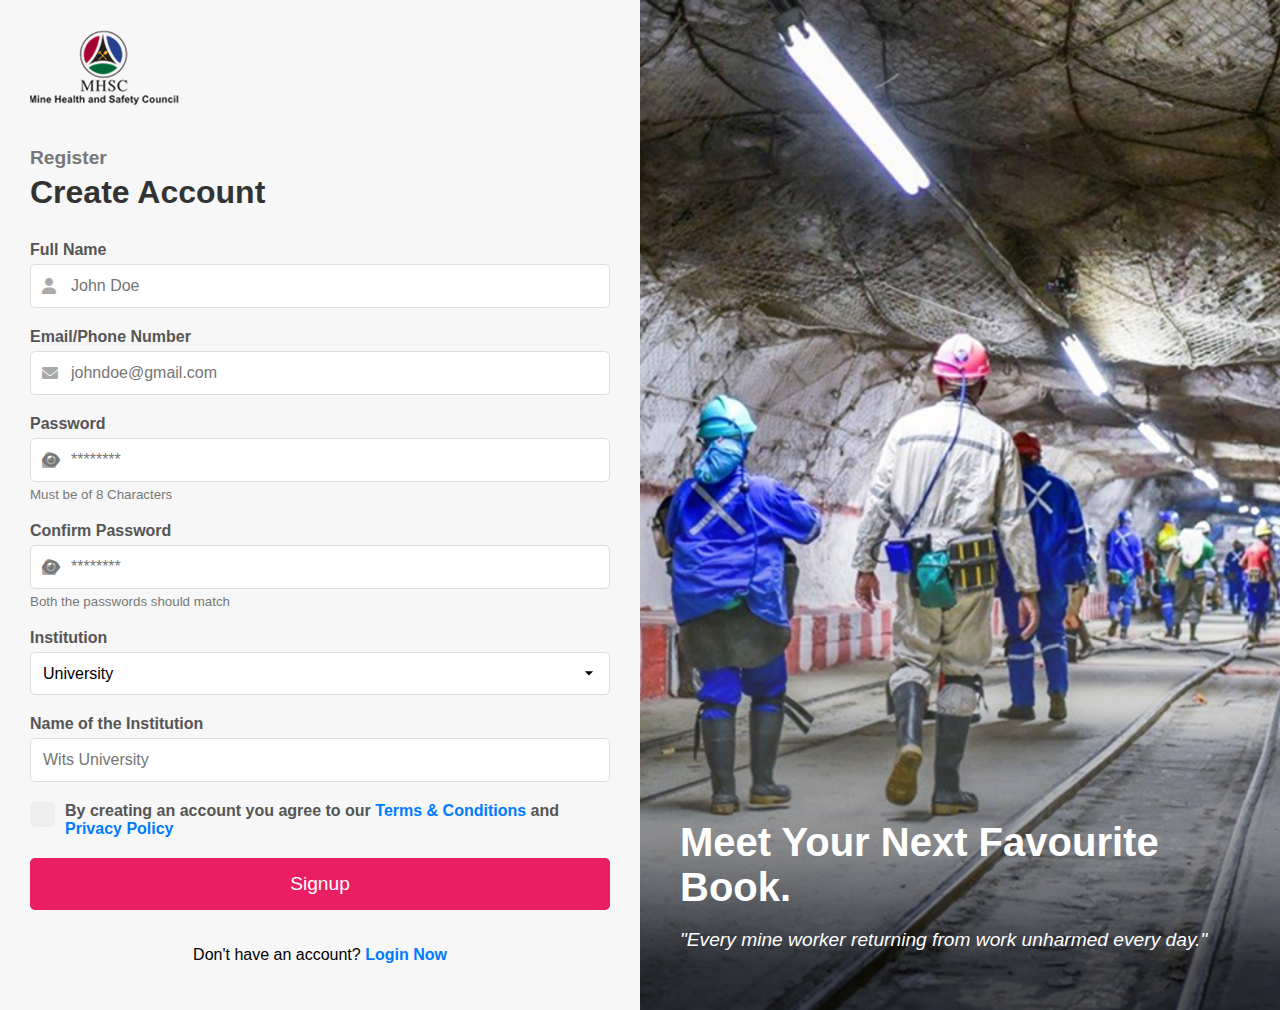
<file: signup.html>
<!DOCTYPE html>
<html lang="en">
<head>
    <meta charset="UTF-8">
    <meta name="viewport" content="width=device-width, initial-scale=1.0">
    <title>Create Account</title>
    <link rel="stylesheet" href="style.css">
    <link rel="stylesheet" href="https://cdnjs.cloudflare.com/ajax/libs/font-awesome/6.0.0/css/all.min.css" integrity="sha512-9usAa10IRO0HhonpyAIVpjrylPvoDwiPUiKdWk5t3PyolY1cOd4DSE0Ga+ri4AuTroPR5aQvXU9xC6qOPnzFeg==" crossorigin="anonymous" referrerpolicy="no-referrer" />
</head>
<body>
    <div class="container">
        <div class="form-section">
            <div class="logo">
                <img src="images/logo.png" alt="MHSC Logo">
            </div>
            <div class="register-header">
                <h2>Register</h2>
                <h1>Create Account</h1>
            </div>
            <form id="signup-form">
                <div class="form-group">
                    <label for="full-name">Full Name</label>
                    <div class="input-with-icon">
                         <i class="fas fa-user"></i>
                        <input type="text" id="full-name" name="full-name" placeholder="John Doe">
                    </div>
                </div>
                <div class="form-group">
                    <label for="email">Email/Phone Number</label>
                       <div class="input-with-icon">
                         <i class="fas fa-envelope"></i>
                         <input type="email" id="email" name="email" placeholder="johndoe@gmail.com">
                    </div>
                </div>
                <div class="form-group">
                    <label for="password">Password</label>
                        <div class="input-with-icon">
                         <i class="fas fa-lock"></i>
                         <input type="password" id="password" name="password" placeholder="********">
                         <i class="fas fa-eye toggle-password"></i>
                    </div>

                    <small>Must be of 8 Characters</small>
                </div>
                <div class="form-group">
                    <label for="confirm-password">Confirm Password</label>
                       <div class="input-with-icon">
                         <i class="fas fa-lock"></i>
                        <input type="password" id="confirm-password" name="confirm-password" placeholder="********">
                         <i class="fas fa-eye toggle-password"></i>
                    </div>
                    <small>Both the passwords should match</small>
                </div>
                <div class="form-group">
                    <label for="institution">Institution</label>
                    <select id="institution" name="institution">
                        <option value="university">University</option>
                        <!-- Add more options as needed -->
                    </select>
                </div>
                <div class="form-group">
                    <label for="institution-name">Name of the Institution</label>
                    <input type="text" id="institution-name" name="institution-name" placeholder="Wits University">
                </div>
                <div class="form-group terms-conditions">
                    <label class="checkbox-container">
                        <input type="checkbox" id="terms" name="terms">
                        <span class="checkmark"></span>
                        By creating an account you agree to our <a href="#">Terms & Conditions</a> and <a href="#">Privacy Policy</a>
                    </label>
                </div>
                <button type="submit" class="signup-button">Signup</button>
            </form>
            <div class="login-link">
                <p>Don't have an account? <a href="#">Login Now</a></p>
            </div>
        </div>
        <div class="image-section">
            <img src="images/miners.png" alt="Miners" class="miners-image">
            <div class="overlay-text">
                <h1>Meet Your Next Favourite Book.</h1>
                <p>"Every mine worker returning from work unharmed every day."</p>
            </div>
        </div>
    </div>

    <script>
        document.addEventListener("DOMContentLoaded", function() {
            const togglePasswordButtons = document.querySelectorAll(".toggle-password");

            togglePasswordButtons.forEach(button => {
                button.addEventListener("click", function() {
                    const inputField = this.parentElement.querySelector("input");
                    const type = inputField.getAttribute("type") === "password" ? "text" : "password";
                    inputField.setAttribute("type", type);
                    this.classList.toggle("fa-eye");
                    this.classList.toggle("fa-eye-slash");

                });
            });
        });
    </script>

</body>
</html>
</file>
<file: style.css>
/* General Styles */
body {
    font-family: sans-serif;
    margin: 0;
    background-color: #f7f7f7;
}

.container {
    display: grid;
    grid-template-columns: 1fr 1fr; /* Two equal columns */
    min-height: 100vh;
}

/* Form Section Styles */
.form-section {
    padding: 30px;
    display: flex;
    flex-direction: column;
    justify-content: flex-start; /* Align content to the top */
    align-items: stretch; /* Stretch items to fill the container width */
}

.logo {
    text-align: left;
    margin-bottom: 10px;
}

.logo img {
    width: 150px; /* Adjust as needed */
    height: auto;
}

.register-header {
    margin-bottom: 30px;
}

.register-header h2 {
    color: #777;
    font-size: 1.2em;
    margin-bottom: 5px;
}

.register-header h1 {
    color: #333;
    font-size: 2em;
    margin: 0;
}

.form-group {
    margin-bottom: 20px;
}

.form-group label {
    display: block;
    margin-bottom: 5px;
    color: #555;
    font-weight: bold;
}

.form-group input,
.form-group select {
    width: 100%;
    padding: 12px;
    border: 1px solid #ddd;
    border-radius: 5px;
    font-size: 1em;
    box-sizing: border-box; /* Important for padding */
    background-color: #fff;
}

.form-group select {
    appearance: none; /* Remove default arrow */
    background-image: url("data:image/svg+xml,%3Csvg xmlns='http://www.w3.org/2000/svg' viewBox='0 0 24 24'%3E%3Cpath d='M7 10l5 5 5-5z'/%3E%3C/svg%3E");
    background-repeat: no-repeat;
    background-position: right 10px top 50%;
    background-size: 20px;
}

.form-group small {
    color: #777;
    display: block;
    margin-top: 5px;
}

.terms-conditions {
    margin-top: 15px;
    margin-bottom: 25px;
}

.terms-conditions a {
    color: #007bff;
    text-decoration: none;
}

.signup-button {
    background-color: #e91e63; /* Example pink color */
    color: white;
    padding: 15px 20px;
    border: none;
    border-radius: 5px;
    font-size: 1.2em;
    cursor: pointer;
    width: 100%;
    transition: background-color 0.3s;
}

.signup-button:hover {
    background-color: #c2185b;
}

.login-link {
    text-align: center;
    margin-top: 20px;
}

.login-link a {
    color: #007bff;
    text-decoration: none;
    font-weight: bold;
}

/* Image Section Styles */
.image-section {
    background-color: #ccc; /* Placeholder background color */
    position: relative;
    overflow: hidden; /* Ensure image doesn't overflow */
}

.image-section img {
    width: 100%;
    height: 100%;
    object-fit: cover; /* Cover the entire area */
    display: block; /* Remove any extra space below the image */
}

.overlay-text {
    position: absolute;
    bottom: 20px;
    left: 20px;
    color: white;
    padding: 20px;
}

.overlay-text h1 {
    font-size: 2.5em;
    margin-bottom: 10px;
}

.overlay-text p {
    font-size: 1.2em;
    font-style: italic;
}

/* Media Queries for Responsiveness */
@media (max-width: 768px) {
    .container {
        grid-template-columns: 1fr; /* Stack the columns on smaller screens */
    }

    .form-section {
        padding: 20px;
    }

    .image-section {
        display: none; /* Optionally hide the image on very small screens */
    }
}

.input-with-icon {
    position: relative;
    display: flex;
    align-items: center;
}

.input-with-icon i {
    position: absolute;
    left: 12px; /* Adjust as needed */
    color: #aaa; /* Adjust as needed */
    pointer-events: none; /* Make sure the icon doesn't interfere with clicking on the input */
}

.input-with-icon input {
    padding-left: 40px; /* Adjust to make space for the icon */
}

.input-with-icon .toggle-password {
    position: absolute;
    right: 12px;
    cursor: pointer;
    color: #777;
}

.checkbox-container {
  display: block;
  position: relative;
  padding-left: 35px;
  margin-bottom: 12px;
  cursor: pointer;
  font-size: 16px;
  -webkit-user-select: none;
  -moz-user-select: none;
  -ms-user-select: none;
  user-select: none;
}

/* Hide the browser's default checkbox */
.checkbox-container input {
  position: absolute;
  opacity: 0;
  cursor: pointer;
  height: 0;
  width: 0;
}

/* Create a custom checkbox */
.checkmark {
  position: absolute;
  top: 0;
  left: 0;
  height: 25px;
  width: 25px;
  background-color: #eee;
  border-radius: 5px; /* Optional: for rounded corners */
}

/* On mouse-over, add a grey background color */
.checkbox-container:hover input ~ .checkmark {
  background-color: #ccc;
}

/* When the checkbox is checked, add a blue background */
.checkbox-container input:checked ~ .checkmark {
  background-color: #2196F3;
}

/* Create the checkmark/indicator (hidden when not checked) */
.checkmark:after {
  content: "";
  position: absolute;
  display: none;
}

/* Show the checkmark when checked */
.checkbox-container input:checked ~ .checkmark:after {
  display: block;
}

/* Style the checkmark/indicator */
.checkbox-container .checkmark:after {
  left: 9px;
  top: 5px;
  width: 5px;
  height: 10px;
  border: solid white;
  border-width: 0 3px 3px 0;
  -webkit-transform: rotate(45deg);
  -ms-transform: rotate(45deg);
  transform: rotate(45deg);
}


/* General Styles */
body {
    font-family: sans-serif;
    margin: 0;
    background-color: #f7f7f7;
}

.container {
    display: grid;
    grid-template-columns: 1fr 1fr; /* Two equal columns */
    min-height: 100vh;
}

/* Form Section Styles */
.form-section {
    padding: 30px;
    display: flex;
    flex-direction: column;
    justify-content: flex-start; /* Align content to the top */
    align-items: stretch; /* Stretch items to fill the container width */
}

.logo {
    text-align: left;
    margin-bottom: 20px;
}

.logo img {
    width: 150px; /* Adjust as needed */
    height: auto;
}

.login-header {
    margin-bottom: 30px;
}

.login-header h1 {
    color: #333;
    font-size: 2em;
    margin-bottom: 5px;
    margin-top: 0;
}

.login-header p {
    color: #777;
    font-size: 1.2em;
    margin: 0;
}

.form-group {
    margin-bottom: 20px;
}

.form-group label {
    display: block;
    margin-bottom: 5px;
    color: #555;
    font-weight: bold;
}

.form-group input {
    width: 100%;
    padding: 12px;
    border: 1px solid #ddd;
    border-radius: 5px;
    font-size: 1em;
    box-sizing: border-box; /* Important for padding */
    background-color: #fff;
}

.login-button {
    background-color: #e91e63; /* Example pink color */
    color: white;
    padding: 15px 20px;
    border: none;
    border-radius: 5px;
    font-size: 1.2em;
    cursor: pointer;
    width: 100%;
    transition: background-color 0.3s;
    margin-bottom: 10px;
}

.login-button:hover {
    background-color: #c2185b;
}

.forgot-password {
    text-align: center;
    margin-bottom: 20px;
}

.forgot-password a {
    color: #007bff;
    text-decoration: none;
}

.register-link {
    text-align: center;
    margin-top: 20px;
}

.register-link p{
    color:#777;
}

.register-link a {
    color: #007bff;
    text-decoration: none;
    font-weight: bold;
}

/* Image Section Styles */
.image-section {
    background-color: #ccc; /* Placeholder background color */
    position: relative;
    overflow: hidden; /* Ensure image doesn't overflow */
}

.image-section img {
    width: 100%;
    height: 100%;
    object-fit: cover; /* Cover the entire area */
    display: block; /* Remove any extra space below the image */
}

.overlay-text {
    position: absolute;
    bottom: 20px;
    left: 20px;
    color: white;
    padding: 20px;
}

.overlay-text h1 {
    font-size: 2.5em;
    margin-bottom: 10px;
}

.overlay-text p {
    font-size: 1.2em;
    font-style: italic;
}

/* Media Queries for Responsiveness */
@media (max-width: 768px) {
    .container {
        grid-template-columns: 1fr; /* Stack the columns on smaller screens */
    }

    .form-section {
        padding: 20px;
    }

    .image-section {
        display: none; /* Optionally hide the image on very small screens */
    }
}

.input-with-icon {
    position: relative;
    display: flex;
    align-items: center;
}

.input-with-icon i {
    position: absolute;
    left: 12px; /* Adjust as needed */
    color: #aaa; /* Adjust as needed */
    pointer-events: none; /* Make sure the icon doesn't interfere with clicking on the input */
}

.input-with-icon input {
    padding-left: 40px; /* Adjust to make space for the icon */
}

.input-with-icon .toggle-password {
    position: absolute;
    right: 12px;
    cursor: pointer;
    color: #777;
}


/* Additions for reset_password.html */

.reset-password-header {
    margin-bottom: 30px;
}

.reset-password-header h1 {
    color: #333;
    font-size: 2em;
    margin-bottom: 5px;
    margin-top: 0;
}

.reset-password-header p {
    color: #777;
    font-size: 1.2em;
    margin: 0;
}

/* Styling for the back link */
.back-link {
    display: block;
    margin-bottom: 20px;
    color: #007bff;
    text-decoration: none;
    font-size: 1.1em;
}

.back-link i {
    margin-right: 5px;
}


/* Additions for research.html */

/* Header Styles */
header {
    background-color: #003d82;
    color: white;
    padding: 15px 0;
}

.header-content {
    display: flex;
    justify-content: space-between;
    align-items: center;
    max-width: 1200px; /* Adjust max-width as needed */
    margin: 0 auto;
    padding: 0 20px;
}

header .logo img {
    width: 100px; /* Adjust logo size */
    height: auto;
}

header nav ul {
    list-style: none;
    padding: 0;
    margin: 0;
    display: flex;
}

header nav li {
    margin-left: 20px; /* Spacing between nav items */
}

header nav a {
    color: white;
    text-decoration: none;
    padding: 8px 12px;
    border-radius: 5px; /* Add if you want rounded corners */
    display: block; /* Make the entire area clickable */
}

header nav a:hover {
    background-color: rgba(255, 255, 255, 0.1); /* Add a slight hover effect */
}

header .login-button a {
    color: white;
    text-decoration: none;
    background-color: #007bff; /* Example button color */
    padding: 10px 20px;
    border-radius: 5px;
    transition: background-color 0.3s;
}

header .login-button a:hover {
    background-color: #0056b3;
}

/* Hero Section Styles Research Page*/ 
.hero-section {
    background-image: url('images/research_hero.png');
    background-size: cover;
    background-position: center;
    color: white;
    padding: 150px 0;
    text-align: center;
    position: relative; /* Needed for overlay effect */
}

.hero-section::before {
    content: "";
    position: absolute;
    top: 0;
    left: 0;
    width: 100%;
    height: 100%;
    background-color: rgba(0, 0, 0, 0.4); /* Semi-transparent overlay */
}

.hero-content {
    position: relative; /* Place content above overlay */
    z-index: 1;
    max-width: 800px;
    margin: 0 auto;
    padding: 0 20px;
}

.hero-content h1 {
    font-size: 3em;
    margin-bottom: 20px;
}

.hero-content p {
    font-size: 1.2em;
}

/* Main Content Styles */
.main-content {
    max-width: 1200px;
    margin: 0 auto;
    padding: 40px 20px;
}

.text-section p {
    font-size: 1.1em;
    line-height: 1.6;
    margin-bottom: 20px;
}

.text-section ul {
    list-style-type: disc; /* Use disc as bullet */
    padding-left: 30px;
    margin-bottom: 20px;
}

.text-section li {
    font-size: 1.1em;
    line-height: 1.6;
}

/* Button Links Styles */
.button-links {
    display: flex;
    flex-wrap: wrap;
    justify-content: flex-start; /* Adjust alignment */
    margin-top: 30px;
}

.button-link {
    display: inline-block;
    background-color: #e91e63; /* Example pink color */
    color: white;
    padding: 12px 25px;
    border-radius: 25px; /* Rounded corners */
    text-decoration: none;
    margin: 5px;
    transition: background-color 0.3s;
    font-size: 1.1em;
}

.button-link:hover {
    background-color: #c2185b;
}

/* Footer Styles */
footer {
    background-color: #f0f0f0;
    padding: 40px 0;
    text-align: center;
}

.footer-content {
    max-width: 1200px;
    margin: 0 auto;
    padding: 0 20px;
}

.footer-logos {
    display: flex;
    justify-content: center; /* Center the logos */
    margin-bottom: 20px;
}

.footer-logos img {
    width: 300px; /* Adjust logo size */
    height: auto;
    margin: 0 10px; /* Spacing between logos */
}

.footer-links {
    display: flex;
    justify-content: space-around; /* Distribute links */
    flex-wrap: wrap; /* Allow wrapping on smaller screens */
    margin-bottom: 30px;
}

.quick-links,
.contact-us {
    text-align: left;
    margin: 10px;
}

.quick-links h3,
.contact-us h3 {
    font-size: 1.3em;
    margin-bottom: 10px;
    color: #333;
}

.quick-links ul {
    list-style: none;
    padding: 0;
    margin: 0;
}

.quick-links li {
    margin-bottom: 8px;
}

.quick-links a {
    color: #555;
    text-decoration: none;
}

.quick-links a:hover {
    text-decoration: underline;
}

.contact-us p {
    color: #555;
    line-height: 1.5;
    margin-bottom: 8px;
}

.contact-us a {
    color: #007bff;
    text-decoration: none;
}

.contact-us a:hover {
    text-decoration: underline;
}

.footer-social {
    display: flex;
    justify-content: center;
    margin-bottom: 20px;
}

.footer-social a {
    color: #007bff;
    font-size: 1.5em;
    margin: 0 10px;
}

.copyright {
    font-size: 0.9em;
    color: #777;
}

/* Media Queries */
@media (max-width: 768px) {
    .header-content,
    .main-content,
    .footer-content {
        padding: 0 10px;
    }

    header nav ul {
        flex-direction: column;
        text-align: center;
    }

    header nav li {
        margin: 10px 0;
    }

    .button-links {
        justify-content: center;
    }

    .footer-links {
        flex-direction: column;
        align-items: center;
    }
}




/* Additions for books.html */
.blue-text {
    color: #007bff;
}

/* Books Hero Section */
.books-hero-section {
    background-image: url('images/books_hero.png'); /* Replace with the actual image */
    background-size: cover;
    background-position: center;
    color: white;
    padding: 120px 0;  /* Reduced padding to match the design */
    text-align: left;
    position: relative;
    margin-bottom: 40px; /* Add some space below the hero section */
}

.books-hero-section::before {
    content: "";
    position: absolute;
    top: 0;
    left: 0;
    width: 100%;
    height: 100%;
    background-color: rgba(0, 0, 0, 0.3); /* Less opaque overlay */
}

.books-hero-section .hero-content {
    position: relative;
    z-index: 1;
    max-width: 1200px; /* Match the main content width */
    margin: 0 auto;
    padding: 0 20px;
}

.books-hero-section h1 {
    font-size: 3.5em; /* Increased font size */
    margin-bottom: 10px;   /* Reduced margin */
    font-weight: bold; /* Make it bolder */
}

.books-hero-section p {
    font-size: 1.3em; /* Slightly increased font size */
}

/* Book Categories */
.book-category {
    max-width: 1200px;
    margin: 0 auto;
    padding: 0 20px; /* Add some padding to the sides */
    margin-bottom: 40px;
}

.category-header {
    display: flex;
    justify-content: space-between;
    align-items: center;
    margin-bottom: 15px;
}

.category-header h2 {
    font-size: 2em;  /* Increase category title size */
    color: #333;
}

.see-all-link {
    color: #007bff;
    text-decoration: none;
    font-size: 1.1em; /* Slightly larger see all link */
}

.category-description {
    color: #777;
    font-size: 1.1em; /* Slightly larger description text */
    margin-bottom: 20px;
}

/* Book Grid Layout */
.book-grid {
    display: grid;
    grid-template-columns: repeat(auto-fill, minmax(180px, 1fr)); /* Adjust minmax */
    gap: 20px;
}

.book-item {
    display: flex;
    flex-direction: column;
    align-items: center;
    text-align: center;
}

.book-cover {
    width: 100%;  /* Make the book covers fill the container */
    height: auto;  /* Maintain aspect ratio */
    border-radius: 8px;
    margin-bottom: 10px;
}

.book-rating {
    color: #f0ad4e;  /* Example: golden color for the rating */
    font-size: 1em;
    margin-bottom: 10px;
}

.rating-star {
    margin-right: 5px;
}

.download-link {
    background-color: #e91e63; /* Reuse the pink color for consistency */
    color: white;
    padding: 8px 16px;
    border-radius: 20px;
    text-decoration: none;
    transition: background-color 0.3s;
    font-size: 0.9em;
}

.download-link:hover {
    background-color: #c2185b; /* Darker pink on hover */
}

@media (max-width: 768px) {
  .book-grid {
    grid-template-columns: repeat(auto-fill, minmax(150px, 1fr));
  }

  .books-hero-section {
      padding: 80px 0;
      text-align: center;
  }

  .books-hero-section h1 {
      font-size: 2.5em;
  }

  .books-hero-section p {
      font-size: 1em;
  }

  .category-header {
      flex-direction: column;
      align-items: flex-start;
  }

  .category-header h2 {
      margin-bottom: 5px;
  }
}

/* Additions for My account.html */
.my-account-section {
    max-width: 1200px;
    margin: 0 auto;
    padding: 20px;
    margin-bottom: 30px;
}

.my-account-section h2 {
    font-size: 2em;
    margin-bottom: 20px;
    color: #333;
}

.account-form {
    display: grid;
    grid-template-columns: repeat(auto-fit, minmax(300px, 1fr));
    gap: 20px;
}

.account-form .form-group {
    margin-bottom: 15px;
}

.account-form .form-group label {
    display: block;
    margin-bottom: 5px;
    color: #555;
    font-weight: bold;
}

.account-form .form-group input,
.account-form .form-group select {
    width: 100%;
    padding: 10px;
    border: 1px solid #ddd;
    border-radius: 5px;
    font-size: 1em;
    box-sizing: border-box;
    background-color: #fff;
}

/* Style Additions for legislation.html */

/* Legislation Hero Section */
.legislation-hero-section {
    background-image: url('images/legislation_hero.png'); /* Replace with your image */
    background-size: cover;
    background-position: center;
    color: white;
    padding: 120px 0; /* Adjust as needed */
    text-align: left;
    position: relative;
    margin-bottom: 30px;
}

.legislation-hero-section::before {
    content: "";
    position: absolute;
    top: 0;
    left: 0;
    width: 100%;
    height: 100%;
    background-color: rgba(0, 0, 0, 0.4); /* Adjust opacity as needed */
}

.legislation-hero-section .hero-content {
    position: relative;
    z-index: 1;
    max-width: 1200px; /* Or whatever your max width is */
    margin: 0 auto;
    padding: 0 20px;
}

.legislation-hero-section h1 {
    font-size: 3.5em; /* Adjust as needed */
    font-weight: bold;
    margin-bottom: 15px;
}

.legislation-hero-section p {
    font-size: 1.3em;
}

/* Accordion Styles */
.legislation-sections {
    max-width: 1200px;
    margin: 0 auto;
    padding: 0 20px;
}

.accordion {
    margin-bottom: 15px;
    border: 1px solid #ddd;
    border-radius: 5px;
    overflow: hidden;
}

.accordion-button {
    background-color: #f7f7f7;
    color: #333;
    cursor: pointer;
    padding: 18px;
    width: 100%;
    text-align: left;
    border: none;
    outline: none;
    transition: 0.4s;
    font-size: 1.2em;
    display: flex;
    justify-content: space-between;
    align-items: center;
}

.accordion-button i {
    margin-left: 10px;
}

.accordion-button.active {
    background-color: #ddd;
}

.accordion-content {
    padding: 0 18px;
    background-color: white;
    max-height: 0;
    overflow: hidden;
    transition: max-height 0.3s ease-out;
}

/* Style Additions for index.html */

/* =============================================== */
/* ========== STYLE ADDITIONS FOR INDEX.HTML ========== */
/* =============================================== */

/* --- Home Page Hero Section --- */
.home-hero-section {
    position: relative;
    color: white;
    text-align: left;
    padding: 100px 0; /* Adjusted padding */
    min-height: 450px; /* Give it a good height */
    display: flex;
    align-items: center; /* Vertically center the content */
    background-color: #333; /* Fallback color */
}

/* Add the overlay and the background image */
.home-hero-section::before {
    content: '';
    position: absolute;
    top: 0;
    left: 0;
    width: 100%;
    height: 100%;
    background-image: linear-gradient(to right, rgba(0, 0, 0, 0.8), rgba(0, 0, 0, 0.2)), url('images/Hero_index.png');
    background-size: cover;
    background-position: center;
    z-index: 0;
}

.home-hero-section .hero-content {
    position: relative;
    z-index: 1;
    max-width: 1200px;
    margin: 0 auto;
    padding: 0 20px;
}

.home-hero-section h1 {
    font-size: 4em;
    font-weight: 300; /* Lighter font weight for modern look */
    margin-bottom: 30px;
    line-height: 1.2;
}

.home-hero-section h1 strong {
    font-weight: 700; /* Make "Book." bold */
    color: #00aaff; /* A lighter, more vibrant blue */
}

.home-hero-section .signup-button {
    display: inline-block;
    padding: 15px 15px;
    font-size: 1.5em;
    background-color: #e91e63;
    color: white;
    border-radius: 1px;
    text-decoration: none;
    transition: background-color 0.3s;
}
.home-hero-section .signup-button:hover {
    background-color: #c2185b;
}

/* --- Statistics Section (New) --- */
.stats-section {
    display: flex;
    justify-content: space-around;
    align-items: center;
    background-color: #1a1a1a;
    color: white;
    padding: 30px 20px;
}

.stats-section .statistic {
    text-align: center;
}

.stats-section .statistic h2 {
    font-size: 2.5em;
    margin: 0 0 5px 0;
}

.stats-section .statistic p {
    font-size: 1.1em;
    color: #ccc;
    margin: 0;
}

/* Style the Login Button differently for Home page */
.home-login-button a {
    color: white;
    text-decoration: none;
    background-color: #e91e63;
    padding: 10px 20px;
    border-radius: 5px;
    transition: background-color 0.3s;
}

.home-login-button a:hover {
    background-color: #c2185b;
}


/* --- Next Read Section (Two-Column) --- */
.next-read-section {
    max-width: 1200px;
    margin: 40px auto;
    padding: 40px 20px;
    display: flex;
    align-items: center;
    gap: 40px;
}

.next-read-content {
    flex: 1; /* Take up half the space */
    text-align: left;
}

.next-read-content h2 {
    font-size: 2.5em;
    margin-bottom: 20px;
    color: #333;
}

.next-read-content p {
    font-size: 1.1em;
    line-height: 1.6;
    color: #555;
    margin-bottom: 20px;
}

.next-read-content .friend-reading-header {
    margin-top: 30px;
}

.explore-button {
    display: inline-block;
    padding: 12px 25px;
    font-size: 1.1em;
    width: auto; /* Override the 100% width from general .signup-button */
}


/* --- The Book Slider --- */
.slider-wrapper {
    flex: 1; /* Take up the other half of the space */
    position: relative;
    display: flex;
    align-items: center;
}

.book-slider {
    display: flex;
    overflow-x: auto;
    scroll-snap-type: x mandatory;
    scroll-behavior: smooth;
    -webkit-overflow-scrolling: touch; /* For smooth scrolling on iOS */
    padding: 10px;
}
/* Hide scrollbar */
.book-slider::-webkit-scrollbar {
    display: none;
}
.book-slider {
    -ms-overflow-style: none;  /* IE and Edge */
    scrollbar-width: none;  /* Firefox */
}

.book-slider .slide {
    flex: 0 0 200px; /* Do not grow, do not shrink, base width 200px */
    height: 300px;
    margin-right: 15px;
    border-radius: 8px;
    scroll-snap-align: start;
    overflow: hidden;
    background-color: #eee;
}

.book-slider .slide img {
    width: 100%;
    height: 100%;
    object-fit: cover;
    display: block;
}

.slide-arrow {
    position: absolute;
    top: 50%;
    transform: translateY(-50%);
    z-index: 10;
    background-color: white;
    border: 1px solid #ddd;
    border-radius: 50%;
    width: 40px;
    height: 40px;
    cursor: pointer;
    display: flex;
    align-items: center;
    justify-content: center;
    font-size: 16px;
    box-shadow: 0 2px 5px rgba(0,0,0,0.15);
}
.slide-arrow:hover {
    background-color: #f7f7f7;
}

#prev-slide {
    left: -20px;
}
#next-slide {
    right: -20px;
}


/* --- Trending Books Section --- */
.trending-books-section {
    max-width: 1200px;
    margin: 40px auto;
    padding: 40px 20px;
    text-align: center;
}

.trending-books-header h2 {
    font-size: 2.5em;
    color: #333;
    margin-bottom: 10px;
}

.trending-books-header .category-description {
    font-size: 1.1em;
    color: #555;
    margin-bottom: 30px;
}

/* Adjust the book grid for trending section */
.trending-books-section .book-grid {
    display: grid;
    grid-template-columns: repeat(auto-fill, minmax(180px, 1fr));
    gap: 25px;
}

.trending-books-section .book-item {
    background-color: #ffffff;
    border-radius: 8px;
    padding: 15px;
    box-shadow: 0 4px 12px rgba(0,0,0,0.08);
    transition: transform 0.2s;
    display: flex;
    flex-direction: column;
}

.trending-books-section .book-item:hover {
    transform: translateY(-5px);
}

.trending-books-section .book-cover {
    width: 100%;
    height: auto;
    border-radius: 5px;
    margin-bottom: 15px;
}

.trending-books-section .book-rating {
    font-size: 0.9em;
    color: #555;
    margin-bottom: 15px;
}

.trending-books-section .rating-star {
    color: #f0ad4e;
}

.download-button { /* New button style */
    background-color: #ffeeef; /* Light pink background */
    color: #e91e63; /* Pink text color */
    padding: 10px 16px;
    border-radius: 20px;
    border: none;
    cursor: pointer;
    font-weight: bold;
    font-size: 0.9em;
    transition: background-color 0.3s;
    margin-top: auto; /* Pushes the button to the bottom */
}

.download-button:hover {
    background-color: #fdd8db;
}


/* --- Media Queries for Responsiveness --- */
@media (max-width: 992px) {
    .next-read-section {
        flex-direction: column;
        text-align: center;
    }
    .next-read-content {
        text-align: center;
    }
    .slider-wrapper {
        width: 100%;
    }
    #prev-slide { left: 5px; }
    #next-slide { right: 5px; }
}

@media (max-width: 768px) {
    .home-hero-section {
        padding: 80px 20px;
        text-align: center;
    }
    .home-hero-section::before {
        /* Darken the overlay more on mobile for readability */
        background-image: linear-gradient(rgba(0,0,0,0.7), rgba(0,0,0,0.7)), url('images/Hero_index.png');
    }
    .home-hero-section h1 {
        font-size: 2.8em;
    }
    .stats-section {
        flex-direction: column;
    }
    .stats-section .statistic {
        margin-bottom: 20px;
    }
    .stats-section .statistic:last-child {
        margin-bottom: 0;
    }
}

/* Style Additions for compendiums.html */

/* Compendiums Hero Section */
.compendiums-hero-section {
    background-image: url('images/compendiums_hero.png'); /* Replace with your compendiums hero image */
    background-size: cover;
    background-position: center;
    color: white;
    padding: 120px 0;
    text-align: left;
    position: relative;
    margin-bottom: 30px;
}

.compendiums-hero-section::before {
    content: "";
    position: absolute;
    top: 0;
    left: 0;
    width: 100%;
    height: 100%;
    background-color: rgba(0, 0, 0, 0.4); /* Adjust the overlay */
}

.compendiums-hero-section .hero-content {
    position: relative;
    z-index: 1;
    max-width: 1200px;
    margin: 0 auto;
    padding: 0 20px;
}

.compendiums-hero-section h1 {
    font-size: 3.5em;
    font-weight: bold;
    margin-bottom: 15px;
}

.compendiums-hero-section p {
    font-size: 1.3em;
}

/* Compendium List */
.compendium-list {
    max-width: 1200px;
    margin: 0 auto;
    padding: 0 20px;
}

.compendium-list ul {
    list-style: none;
    padding: 0;
    margin: 0;
}

.compendium-list li {
    display: flex;
    justify-content: space-between;
    align-items: center;
    font-size: 1.2em;
    line-height: 1.6;
    border-bottom: 1px solid #ddd;
    padding: 15px 0;
}

.compendium-list li:last-child {
    border-bottom: none;
}

.download-pdf {
    background-color: #e91e63; /* Reuse your pink color */
    color: white;
    padding: 10px 20px;
    border-radius: 5px;
    text-decoration: none;
    transition: background-color 0.3s;
    font-size: 0.9em;
}

.download-pdf:hover {
    background-color: #c2185b;
}

/* --- Styling for Clickable Compendium Dropdown --- */

/* The sub-list is now hidden by default */
.compendium-sublist {
    display: none;
    list-style: none;
    padding-left: 30px;
    width: 100%;
}

/* A class to show the sub-list when toggled by JavaScript */
.compendium-sublist.show {
    display: block;
}

/* The clickable 'a' tag containing the title and icon */
.parent-title-clickable {
    display: flex;
    justify-content: space-between;
    align-items: center;
    width: 100%;
    cursor: pointer;
    text-decoration: none; /* Removes underline from link */
    color: inherit; /* Makes the link color the same as surrounding text */
    padding: 15px 0; /* Gives it some clickable space */
}

/* Removes default list item padding if it interferes with the clickable area */
.compendium-parent {
    padding: 0;
}

/* The title text inside the clickable area */
.compendium-parent .parent-title {
    font-weight: bold;
}

/* The dropdown arrow icon */
.dropdown-icon {
    transition: transform 0.3s ease; /* Smooth rotation animation */
    margin-right: 20px; /* Space between icon and right edge */
}

/* Rotates the icon 180 degrees when the parent has the 'active' class */
.compendium-parent.active .dropdown-icon {
    transform: rotate(180deg);
}

/* Sub-list items styling (you might already have this) */
.compendium-sublist li {
    display: flex;
    justify-content: space-between;
    align-items: center;
    padding: 10px 0;
    border-top: 1px solid #eee;
}


/* Style additions for book_details.html */

/* Book Details Section  */
.book-details-section {
    max-width: 1200px;
    margin: 0 auto;
    padding: 20px;
}

.book-details-container {
    display: flex;
    padding: 20px 0;
}

.book-image {
    width: 250px; /* Adjust image size as required */
    margin-right: 30px;
}

.book-image img {
    width: 100%;
    height: auto;
    border-radius: 8px;
}

.book-info h2 {
    font-size: 2em;
    font-weight: bold;
    margin-bottom: 10px;
    color: #333;
}

.book-info .book-author {
    font-size: 1.1em;
    color: #555;
    margin-bottom: 15px;
}

.book-info .book-rating {
    color: #f0ad4e;
    font-size: 1em;
    margin-bottom: 20px;
}

.book-info .book-rating span {
    margin-left: 5px;
}

.book-info .download-pdf {
    /* Reuse previous styles, adjust as necessary */
    display: inline-block;
    padding: 12px 25px;
    background-color: #e91e63;
    color: white;
    border-radius: 25px;
    text-decoration: none;
    transition: background-color 0.3s;
    font-size: 1.1em;
    margin-right: 10px;
}

.book-info .download-pdf:hover {
    background-color: #c2185b;
}

/* Add the "read-book-button" style */
.read-book-button {
    color: #007bff;
    border: 1px solid #007bff;
    padding: 12px 25px;
    border-radius: 25px;
    text-decoration: none;
    transition: background-color 0.3s;
    font-size: 1.1em;
}
.read-book-button:hover {
   background-color: rgba(0, 123, 255, 0.1);
}

.book-info .share-book {
    margin-top: 20px;
}

/* --- Share Dropdown Styles --- */

/* The container needs to be relative to position the dropdown inside it */
.share-dropdown-container {
    position: relative;
    display: inline-block; /* Aligns it nicely with the other links */
}

/* The main share button styling (adjust if needed) */
#share-btn {
    text-decoration: none;
    color: #007bff; /* Example color */
    cursor: pointer;
}

#share-btn i {
    margin-right: 5px;
}

/* The dropdown menu - hidden by default */
.share-options {
    display: none; /* Hidden initially */
    position: absolute;
    background-color: #f9f9f9;
    min-width: 160px;
    box-shadow: 0px 8px 16px 0px rgba(0,0,0,0.2);
    border-radius: 5px;
    z-index: 1;
    bottom: 125%; /* Position it above the button */
    left: 50%;
    transform: translateX(-50%);
}

/* A class to show the menu with JavaScript */
.share-options.show {
    display: block;
}

/* Links and button inside the dropdown */
.share-options a, .share-options button {
    color: black;
    padding: 12px 16px;
    text-decoration: none;
    display: flex; /* Use flexbox for alignment */
    align-items: center;
    width: 100%;
    border: none;
    background: none;
    text-align: left;
    cursor: pointer;
    font-size: 14px; /* Match font size */
    font-family: inherit; /* Inherit font from body */
}

/* Icon styling */
.share-options i {
    margin-right: 10px;
    width: 20px; /* Give icons a fixed width for alignment */
    text-align: center;
    color: #555;
}

/* Hover effect for dropdown items */
.share-options a:hover, .share-options button:hover {
    background-color: #f1f1f1;
}

/* Specific icon colors for branding */
.share-options .fa-facebook { color: #1877F2; }
.share-options .fa-twitter  { color: #1DA1F2; }
.share-options .fa-envelope { color: #7d7d7d; }
.share-options .fa-copy     { color: #333; }

.book-info .share-book a {
    color: #007bff;
    text-decoration: none;
    margin-right: 10px;
}

.book-description {
    border-top: 1px solid #ddd;
    padding-top: 20px;
    margin-top: 20px;
}

.book-description h3 {
    font-size: 1.5em;
    margin-bottom: 10px;
    color: #333;
}

.book-description p {
    font-size: 1.1em;
    line-height: 1.6;
    color: #555;
    margin-bottom: 10px;
}
/*label for labels*/
.labels{
    display:flex;
    justify-content:space-between;
    max-width: 500px;
}

/*information for information*/
.information{
    display:flex;
    justify-content:space-between;
    max-width: 500px;
}
.book-details {
    margin-top: 20px;
    border-top: 1px solid #ddd;
    padding-top: 20px;
}

.book-details h3 {
    font-size: 1.5em;
    margin-bottom: 10px;
    color: #333;
}

.book-details p {
    font-size: 1.1em;
    line-height: 1.6;
    color: #555;
    margin-bottom: 10px;
}
/* Styling the reader reviews section */

.reader-reviews {
  margin-top: 20px;
  border-top: 1px solid #ddd;
  padding-top: 20px;
}

.reader-reviews h3 {
  font-size: 1.5em;
  margin-bottom: 10px;
  color: #333;
}

.review-item {
  margin-bottom: 20px;
  padding: 15px;
  border: 1px solid #eee;
  border-radius: 8px;
}

/* Styling for the reviewer's information section */
.reviewer-info {
    display: flex;
    align-items: center;
    margin-bottom: 10px;
    justify-content: space-between;
}

/* Styling for the reviewer's avatar */
.reviewer-avatar {
    width: 40px;
    height: 40px;
    border-radius: 50%;
    background-color: #ccc;
    color: #fff;
    text-align: center;
    line-height: 40px;
    font-size: 1.2em;
    margin-right: 10px;
}

/* Styling for the reviewer's details section */
.reviewer-details {
    flex: 1;
}

.reviewer-name {
    font-weight: bold;
    display: block;
}

.reviewer-rating {
    color: #f0ad4e; /* Adjust star rating color */
    font-size: 0.9em;
}

/* Styling for the reviewer's review */
.review-text {
    font-size: 1.1em;
    line-height: 1.4;
    color: #555;
    margin-bottom: 10px;
}

.review-tools a {
 color: #007bff;
 text-decoration: none;
  font-size: 0.9em;
  margin-right: 10px;
}

.review-actions {
 color: #aaa;
  cursor: pointer;
   font-size: 0.9em;
}


/* Style additions for annual_reports.html */

/* Annual Report Hero Section */
.annual-reports-hero-section {
    background-image: url('images/annual_reports_hero.png'); /* Change to correct image */
    background-size: cover;
    background-position: center;
    color: white;
    padding: 120px 0;
    text-align: left;
    position: relative;
    margin-bottom: 30px;
}

.annual-reports-hero-section::before {
    content: "";
    position: absolute;
    top: 0;
    left: 0;
    width: 100%;
    height: 100%;
    background-color: rgba(0, 0, 0, 0.4); /* Tweak overlay darkness here */
}

.annual-reports-hero-section .hero-content {
    position: relative;
    z-index: 1;
    max-width: 1200px;
    margin: 0 auto;
    padding: 0 20px;
}

.annual-reports-hero-section h1 {
    font-size: 3.5em;
    font-weight: bold;
    margin-bottom: 15px;
}

.annual-reports-hero-section p {
    font-size: 1.3em;
}

/* Styling for report title, image and desciption */
.annual-report-section {
    display: flex;
    flex-direction: column;
    align-items: center;
    text-align: center;
    margin-bottom: 30px;
}

.annual-report-section h2 {
    font-size: 2em;
    margin-bottom: 10px;
    color: #333;
}

.annual-report-section p {
    font-size: 1.1em;
    line-height: 1.6;
    color: #555;
}

.annual-report-image {
    width: 200px; /* Set a fixed width for the image */
    height: auto; /* Ensure the aspect ratio is maintained */
    margin-bottom: 20px; /* Add some space below the image */
}

/* Style to the year section*/
.report-years {
    display: flex;
    justify-content: center; /* Horizontally center the items */
    gap: 15px; /* Space between the elements */
    margin-bottom: 20px; /* Add some margin below the years section if needed */
}

.report-year {
    display: inline-block;
    padding: 12px 25px;
    font-size: 1.1em;
    background-color: #e6f7ff; /* Soft blue background */
    color: #007bff; /* Link color */
    border-radius: 25px; /* Rounded corners */
    text-decoration: none;
    transition: background-color 0.3s, color 0.3s; /* Smooth transition */
}
.report-year:hover {
    background-color: #007bff; /* Hovered blue color */
    color: white; /* Link color turns to white */
}
</file>
